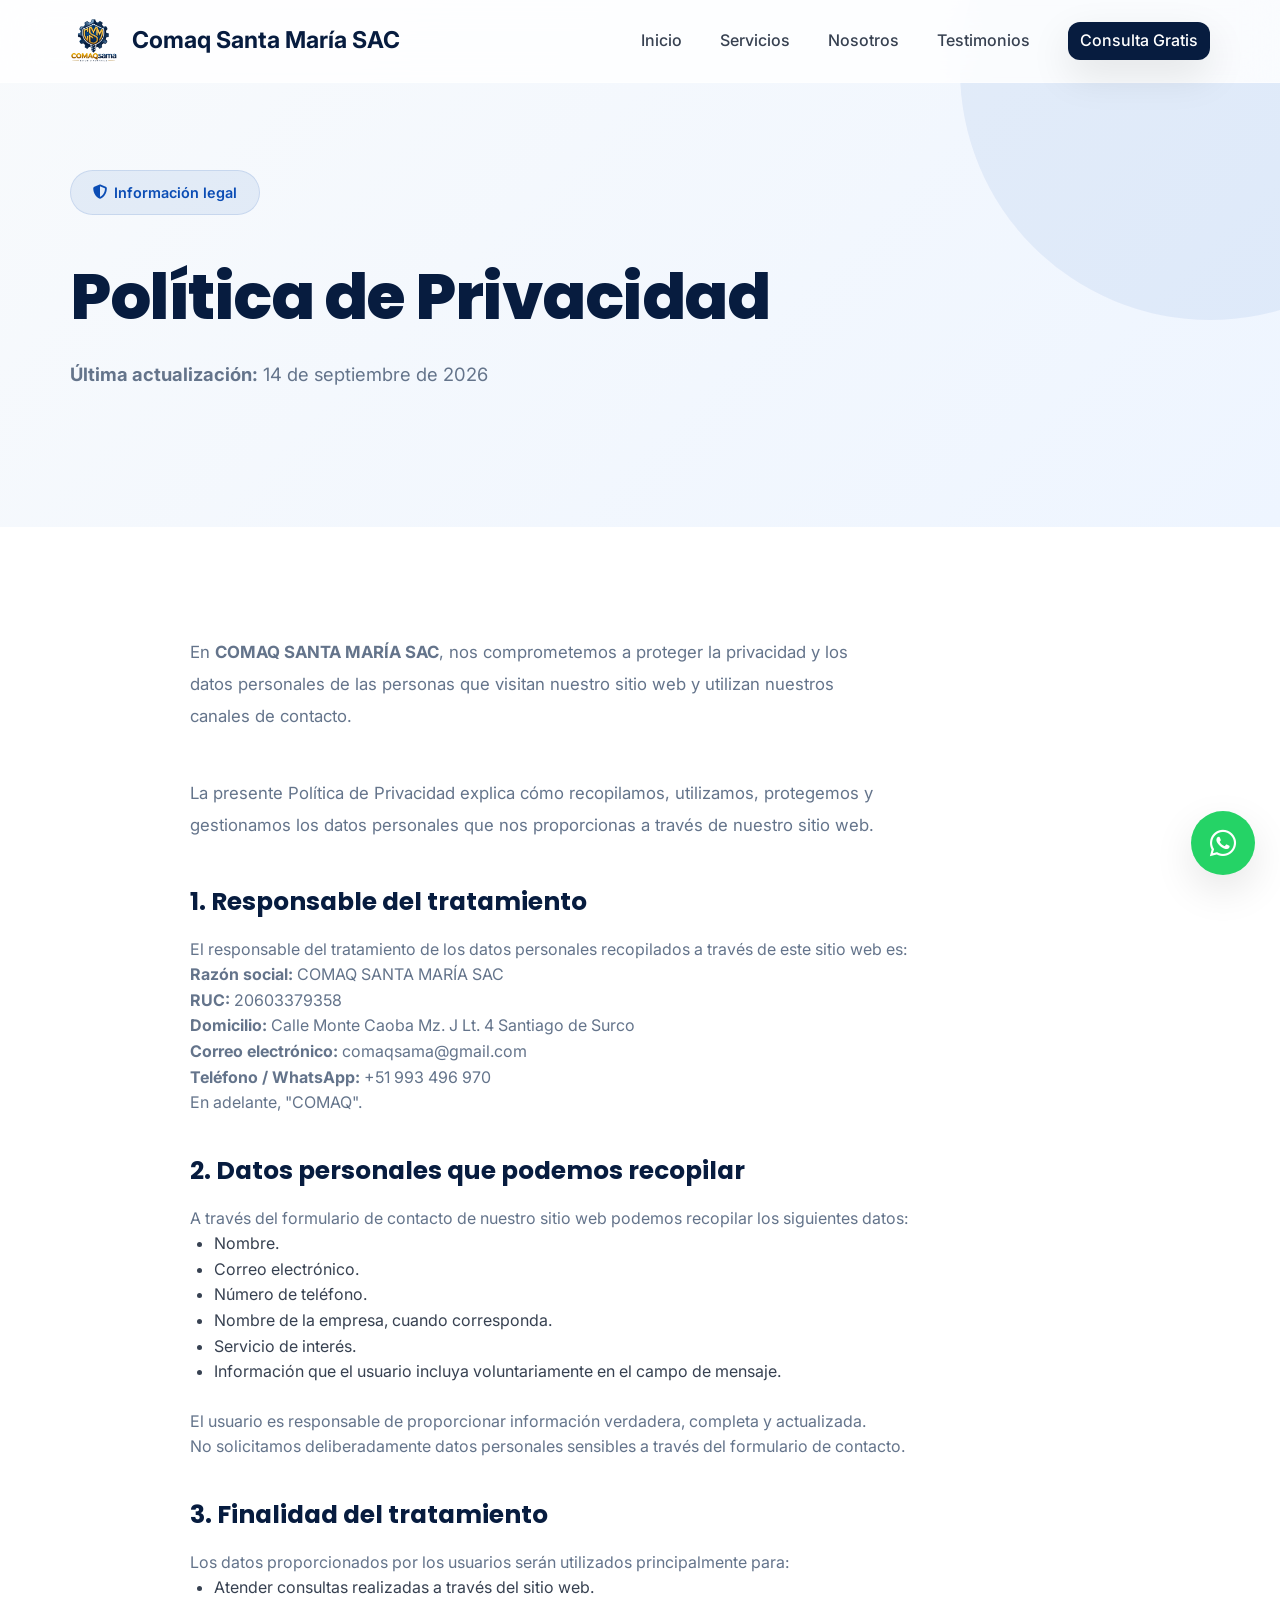
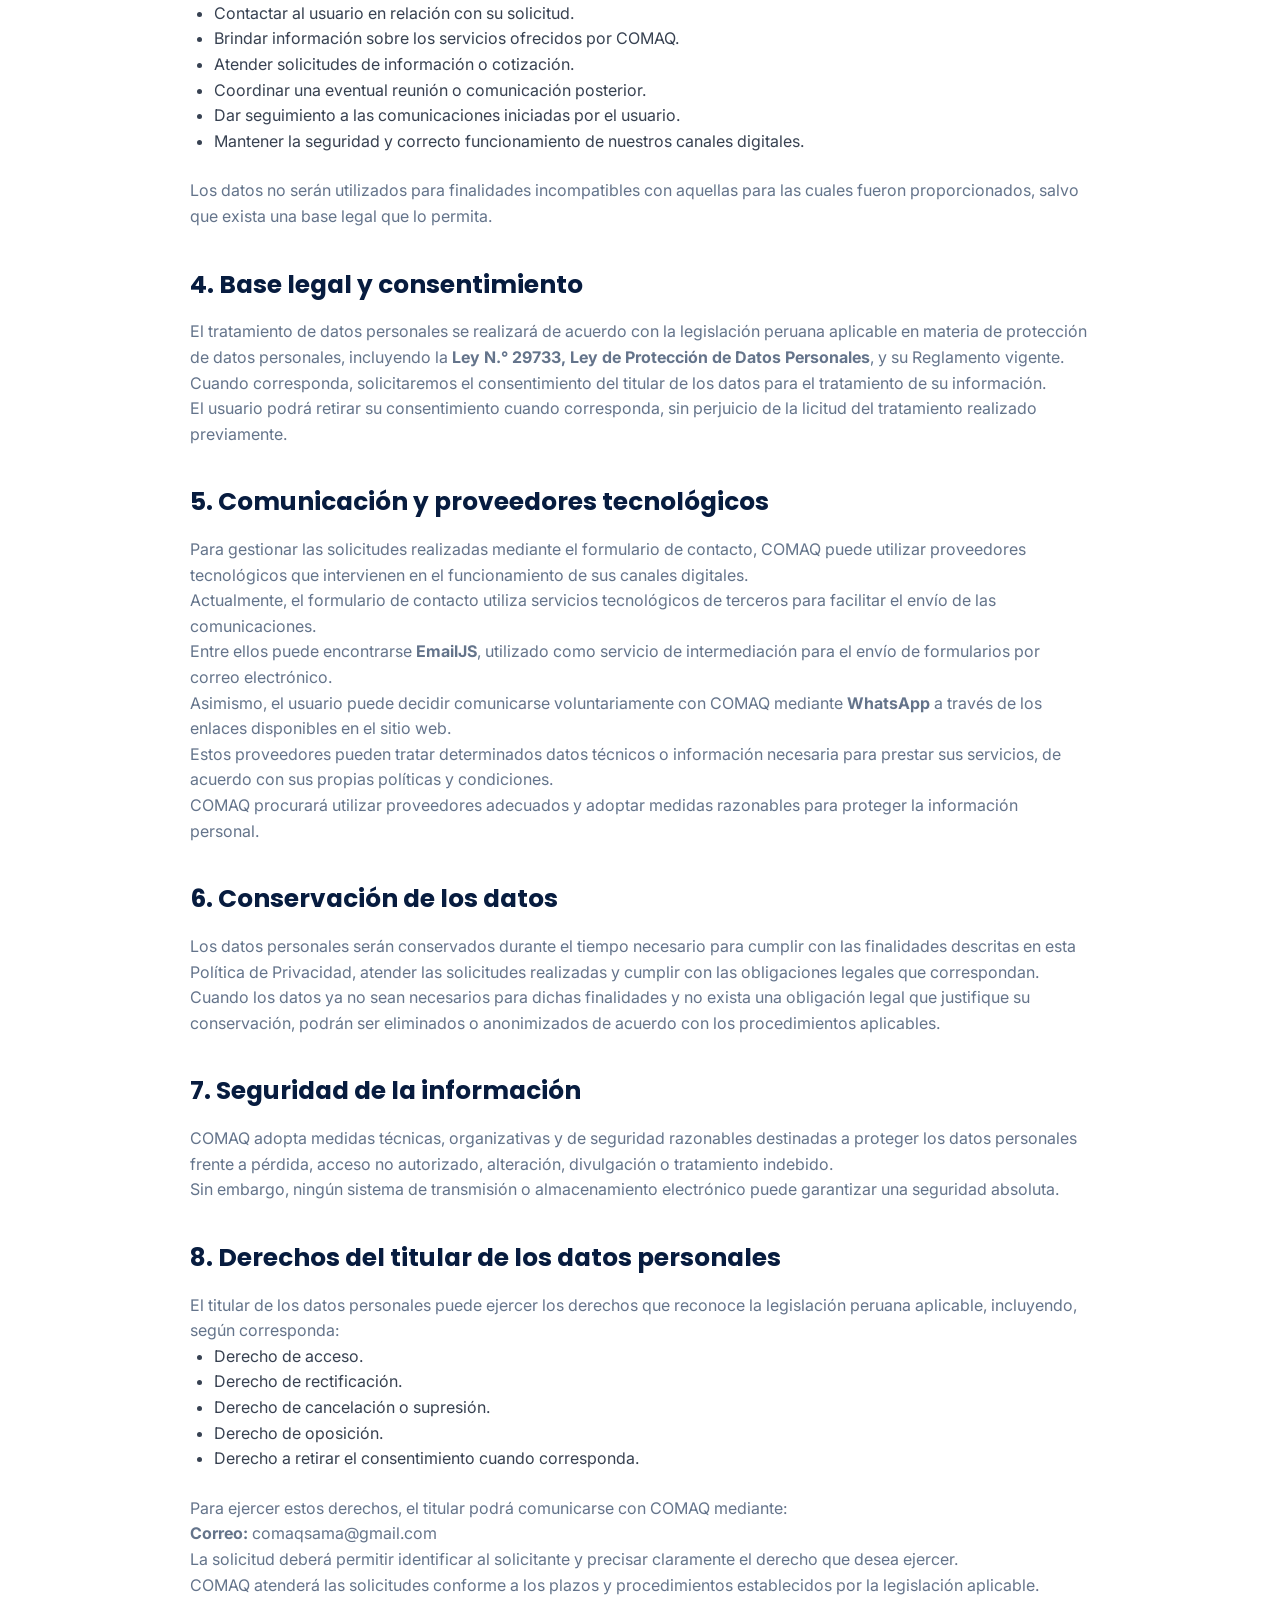
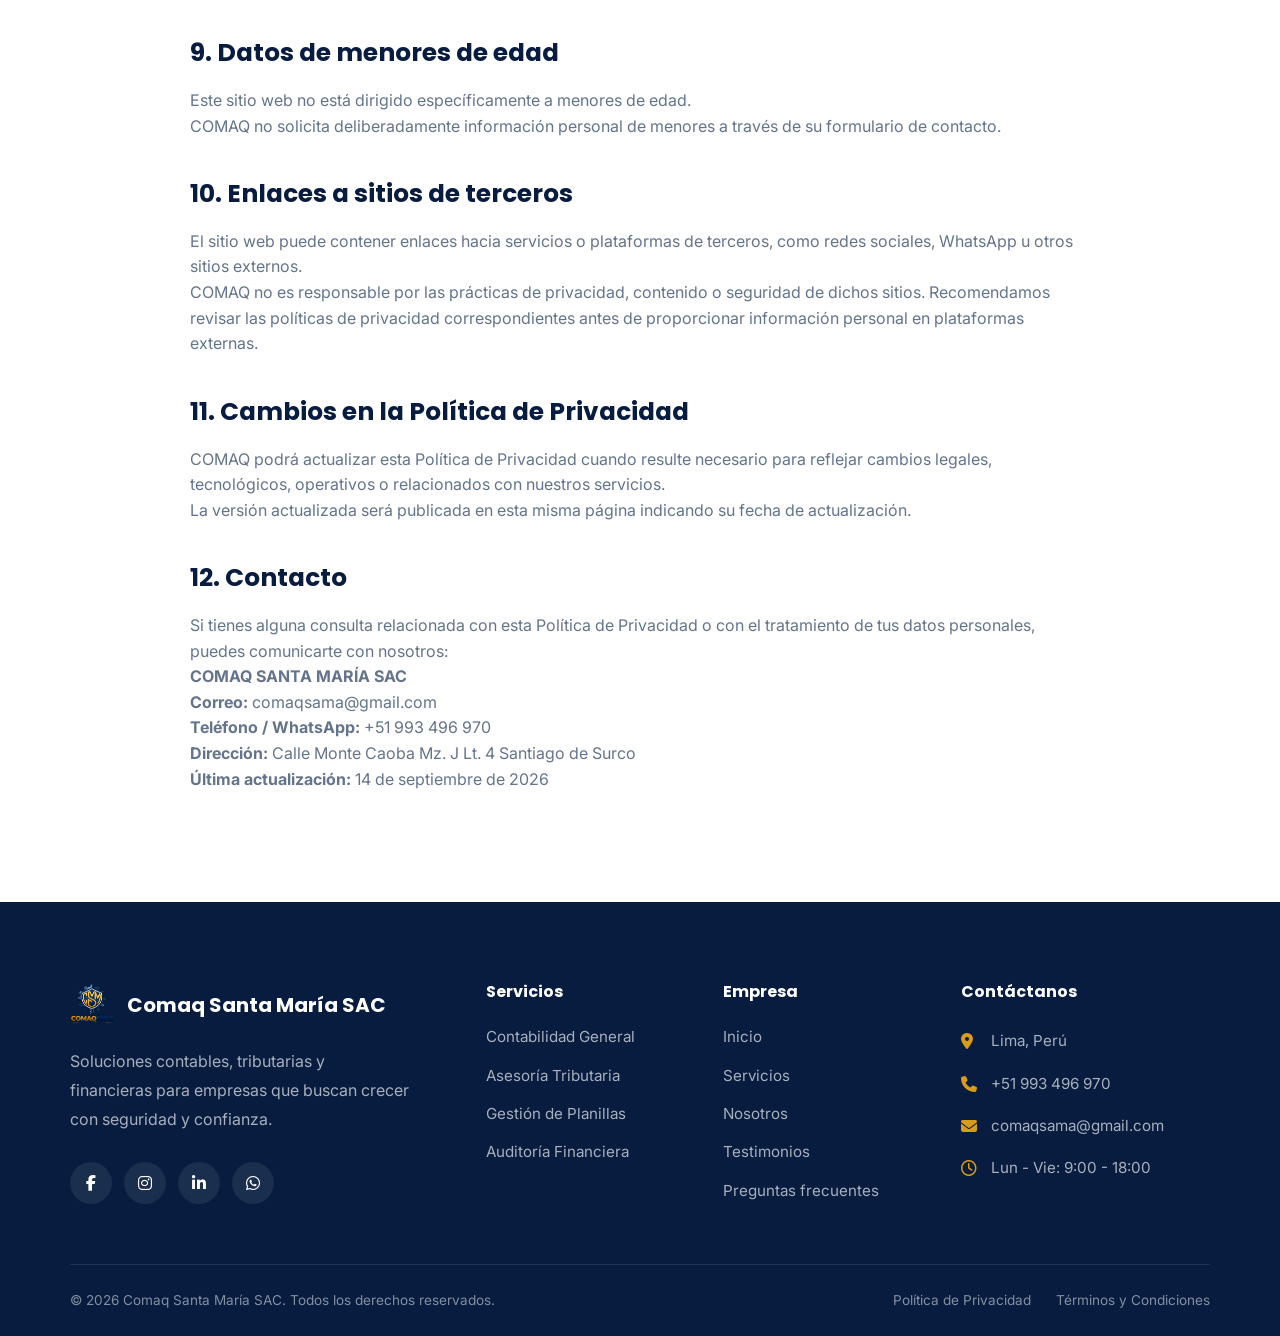
<file: politica-privacidad.html>
<!DOCTYPE html>
<html lang="es">
<head>
    <meta charset="UTF-8">
    <meta name="viewport" content="width=device-width, initial-scale=1.0">
    <title>Política de Privacidad | Comaq Santa María SAC</title>
    <meta name="description" content="Política de Privacidad de Comaq Santa María SAC sobre el tratamiento de datos personales.">
    <link rel="icon" type="image/png" href="images/logo/logo.png">
    <link rel="preconnect" href="https://fonts.googleapis.com">
    <link rel="preconnect" href="https://fonts.gstatic.com" crossorigin>
    <link href="https://fonts.googleapis.com/css2?family=Inter:wght@400;500;600;700&family=Poppins:wght@500;600;700;800&display=swap" rel="stylesheet">
    <link rel="stylesheet" href="https://cdnjs.cloudflare.com/ajax/libs/font-awesome/6.5.2/css/all.min.css">
    <link rel="stylesheet" href="css/styles.css">
</head>
<body>
    <header class="navbar" id="navbar">
        <div class="container">
            <a href="index.html" class="logo">
                <img src="images/logo/logo.png" alt="Logo Comaq Santa María SAC" class="logo-img">
                <strong>Comaq Santa María SAC</strong>
            </a>
            <button class="nav-toggle" type="button" aria-label="Abrir menú de navegación" aria-expanded="false" aria-controls="primary-navigation">
                <span></span><span></span><span></span>
            </button>
            <nav class="nav-links" id="primary-navigation">
                <a href="index.html">Inicio</a>
                <a href="index.html#servicios">Servicios</a>
                <a href="index.html#nosotros">Nosotros</a>
                <a href="index.html#testimonios">Testimonios</a>
                <a href="index.html#contacto" class="btn btn-primary btn-sm">Consulta Gratis</a>
            </nav>
        </div>
    </header>

    <main>
        <section class="service-detail-hero">
            <div class="container">
                <div class="service-detail-content">
                    <span class="section-tag"><i class="fa-solid fa-shield-halved"></i> Información legal</span>
                    <h1>Política de Privacidad</h1>
                    <p><strong>Última actualización:</strong> 14 de septiembre de 2026</p>
                </div>
            </div>
        </section>

        <section class="service-detail">
            <div class="container">
                <article class="service-detail-info" style="max-width: 900px; margin: 0 auto;">
                    <p>En <strong>COMAQ SANTA MARÍA SAC</strong>, nos comprometemos a proteger la privacidad y los datos personales de las personas que visitan nuestro sitio web y utilizan nuestros canales de contacto.</p>
                    <p>La presente Política de Privacidad explica cómo recopilamos, utilizamos, protegemos y gestionamos los datos personales que nos proporcionas a través de nuestro sitio web.</p>

                    <section style="margin-bottom: 40px;">
                        <h2 style="font-size: 1.55rem;">1. Responsable del tratamiento</h2>
                        <p>El responsable del tratamiento de los datos personales recopilados a través de este sitio web es:</p>
                        <p><strong>Razón social:</strong> COMAQ SANTA MARÍA SAC<br><strong>RUC:</strong> 20603379358<br><strong>Domicilio:</strong> Calle Monte Caoba Mz. J Lt. 4 Santiago de Surco<br><strong>Correo electrónico:</strong> comaqsama@gmail.com<br><strong>Teléfono / WhatsApp:</strong> +51 993 496 970</p>
                        <p>En adelante, "COMAQ".</p>
                    </section>

                    <section style="margin-bottom: 40px;">
                        <h2 style="font-size: 1.55rem;">2. Datos personales que podemos recopilar</h2>
                        <p>A través del formulario de contacto de nuestro sitio web podemos recopilar los siguientes datos:</p>
                        <ul style="list-style: disc; padding-left: 24px; margin: 0 0 24px;"><li>Nombre.</li><li>Correo electrónico.</li><li>Número de teléfono.</li><li>Nombre de la empresa, cuando corresponda.</li><li>Servicio de interés.</li><li>Información que el usuario incluya voluntariamente en el campo de mensaje.</li></ul>
                        <p>El usuario es responsable de proporcionar información verdadera, completa y actualizada.</p>
                        <p>No solicitamos deliberadamente datos personales sensibles a través del formulario de contacto.</p>
                    </section>

                    <section style="margin-bottom: 40px;">
                        <h2 style="font-size: 1.55rem;">3. Finalidad del tratamiento</h2>
                        <p>Los datos proporcionados por los usuarios serán utilizados principalmente para:</p>
                        <ul style="list-style: disc; padding-left: 24px; margin: 0 0 24px;"><li>Atender consultas realizadas a través del sitio web.</li><li>Contactar al usuario en relación con su solicitud.</li><li>Brindar información sobre los servicios ofrecidos por COMAQ.</li><li>Atender solicitudes de información o cotización.</li><li>Coordinar una eventual reunión o comunicación posterior.</li><li>Dar seguimiento a las comunicaciones iniciadas por el usuario.</li><li>Mantener la seguridad y correcto funcionamiento de nuestros canales digitales.</li></ul>
                        <p>Los datos no serán utilizados para finalidades incompatibles con aquellas para las cuales fueron proporcionados, salvo que exista una base legal que lo permita.</p>
                    </section>

                    <section style="margin-bottom: 40px;">
                        <h2 style="font-size: 1.55rem;">4. Base legal y consentimiento</h2>
                        <p>El tratamiento de datos personales se realizará de acuerdo con la legislación peruana aplicable en materia de protección de datos personales, incluyendo la <strong>Ley N.° 29733, Ley de Protección de Datos Personales</strong>, y su Reglamento vigente.</p>
                        <p>Cuando corresponda, solicitaremos el consentimiento del titular de los datos para el tratamiento de su información.</p>
                        <p>El usuario podrá retirar su consentimiento cuando corresponda, sin perjuicio de la licitud del tratamiento realizado previamente.</p>
                    </section>

                    <section style="margin-bottom: 40px;">
                        <h2 style="font-size: 1.55rem;">5. Comunicación y proveedores tecnológicos</h2>
                        <p>Para gestionar las solicitudes realizadas mediante el formulario de contacto, COMAQ puede utilizar proveedores tecnológicos que intervienen en el funcionamiento de sus canales digitales.</p>
                        <p>Actualmente, el formulario de contacto utiliza servicios tecnológicos de terceros para facilitar el envío de las comunicaciones.</p>
                        <p>Entre ellos puede encontrarse <strong>EmailJS</strong>, utilizado como servicio de intermediación para el envío de formularios por correo electrónico.</p>
                        <p>Asimismo, el usuario puede decidir comunicarse voluntariamente con COMAQ mediante <strong>WhatsApp</strong> a través de los enlaces disponibles en el sitio web.</p>
                        <p>Estos proveedores pueden tratar determinados datos técnicos o información necesaria para prestar sus servicios, de acuerdo con sus propias políticas y condiciones.</p>
                        <p>COMAQ procurará utilizar proveedores adecuados y adoptar medidas razonables para proteger la información personal.</p>
                    </section>

                    <section style="margin-bottom: 40px;">
                        <h2 style="font-size: 1.55rem;">6. Conservación de los datos</h2>
                        <p>Los datos personales serán conservados durante el tiempo necesario para cumplir con las finalidades descritas en esta Política de Privacidad, atender las solicitudes realizadas y cumplir con las obligaciones legales que correspondan.</p>
                        <p>Cuando los datos ya no sean necesarios para dichas finalidades y no exista una obligación legal que justifique su conservación, podrán ser eliminados o anonimizados de acuerdo con los procedimientos aplicables.</p>
                    </section>

                    <section style="margin-bottom: 40px;">
                        <h2 style="font-size: 1.55rem;">7. Seguridad de la información</h2>
                        <p>COMAQ adopta medidas técnicas, organizativas y de seguridad razonables destinadas a proteger los datos personales frente a pérdida, acceso no autorizado, alteración, divulgación o tratamiento indebido.</p>
                        <p>Sin embargo, ningún sistema de transmisión o almacenamiento electrónico puede garantizar una seguridad absoluta.</p>
                    </section>

                    <section style="margin-bottom: 40px;">
                        <h2 style="font-size: 1.55rem;">8. Derechos del titular de los datos personales</h2>
                        <p>El titular de los datos personales puede ejercer los derechos que reconoce la legislación peruana aplicable, incluyendo, según corresponda:</p>
                        <ul style="list-style: disc; padding-left: 24px; margin: 0 0 24px;"><li>Derecho de acceso.</li><li>Derecho de rectificación.</li><li>Derecho de cancelación o supresión.</li><li>Derecho de oposición.</li><li>Derecho a retirar el consentimiento cuando corresponda.</li></ul>
                        <p>Para ejercer estos derechos, el titular podrá comunicarse con COMAQ mediante:</p>
                        <p><strong>Correo:</strong> comaqsama@gmail.com</p>
                        <p>La solicitud deberá permitir identificar al solicitante y precisar claramente el derecho que desea ejercer.</p>
                        <p>COMAQ atenderá las solicitudes conforme a los plazos y procedimientos establecidos por la legislación aplicable.</p>
                    </section>

                    <section style="margin-bottom: 40px;">
                        <h2 style="font-size: 1.55rem;">9. Datos de menores de edad</h2>
                        <p>Este sitio web no está dirigido específicamente a menores de edad.</p>
                        <p>COMAQ no solicita deliberadamente información personal de menores a través de su formulario de contacto.</p>
                    </section>

                    <section style="margin-bottom: 40px;">
                        <h2 style="font-size: 1.55rem;">10. Enlaces a sitios de terceros</h2>
                        <p>El sitio web puede contener enlaces hacia servicios o plataformas de terceros, como redes sociales, WhatsApp u otros sitios externos.</p>
                        <p>COMAQ no es responsable por las prácticas de privacidad, contenido o seguridad de dichos sitios. Recomendamos revisar las políticas de privacidad correspondientes antes de proporcionar información personal en plataformas externas.</p>
                    </section>

                    <section style="margin-bottom: 40px;">
                        <h2 style="font-size: 1.55rem;">11. Cambios en la Política de Privacidad</h2>
                        <p>COMAQ podrá actualizar esta Política de Privacidad cuando resulte necesario para reflejar cambios legales, tecnológicos, operativos o relacionados con nuestros servicios.</p>
                        <p>La versión actualizada será publicada en esta misma página indicando su fecha de actualización.</p>
                    </section>

                    <section>
                        <h2 style="font-size: 1.55rem;">12. Contacto</h2>
                        <p>Si tienes alguna consulta relacionada con esta Política de Privacidad o con el tratamiento de tus datos personales, puedes comunicarte con nosotros:</p>
                        <p><strong>COMAQ SANTA MARÍA SAC</strong><br><strong>Correo:</strong> comaqsama@gmail.com<br><strong>Teléfono / WhatsApp:</strong> +51 993 496 970<br><strong>Dirección:</strong> Calle Monte Caoba Mz. J Lt. 4 Santiago de Surco</p>
                        <p><strong>Última actualización:</strong> 14 de septiembre de 2026</p>
                    </section>
                </article>
            </div>
        </section>
    </main>

    <footer class="footer">
        <div class="container"><div class="footer-main">
            <div class="footer-brand"><a href="index.html" class="footer-logo"><img src="images/logo/logo.png" alt="Logo Comaq Santa María SAC"><span>Comaq Santa María SAC</span></a><p>Soluciones contables, tributarias y financieras para empresas que buscan crecer con seguridad y confianza.</p><div class="footer-social"><a href="https://www.facebook.com/profile.php?id=61593895187877" aria-label="Facebook"><i class="fa-brands fa-facebook-f"></i></a><a href="#" aria-label="Instagram"><i class="fa-brands fa-instagram"></i></a><a href="#" aria-label="LinkedIn"><i class="fa-brands fa-linkedin-in"></i></a><a href="https://wa.me/51993496970" target="_blank" rel="noopener noreferrer" aria-label="WhatsApp"><i class="fa-brands fa-whatsapp"></i></a></div></div>
            <div class="footer-column"><h3>Servicios</h3><a href="servicios/contabilidad.html">Contabilidad General</a><a href="servicios/tributaria.html">Asesoría Tributaria</a><a href="servicios/planillas.html">Gestión de Planillas</a><a href="servicios/auditoria.html">Auditoría Financiera</a></div>
            <div class="footer-column"><h3>Empresa</h3><a href="index.html">Inicio</a><a href="index.html#servicios">Servicios</a><a href="index.html#nosotros">Nosotros</a><a href="index.html#testimonios">Testimonios</a><a href="index.html#faq">Preguntas frecuentes</a></div>
            <div class="footer-column footer-contact"><h3>Contáctanos</h3><div class="footer-contact-item"><i class="fa-solid fa-location-dot"></i><span>Lima, Perú</span></div><div class="footer-contact-item"><i class="fa-solid fa-phone"></i><span>+51 993 496 970</span></div><div class="footer-contact-item"><i class="fa-solid fa-envelope"></i><span>comaqsama@gmail.com</span></div><div class="footer-contact-item"><i class="fa-regular fa-clock"></i><span>Lun - Vie: 9:00 - 18:00</span></div></div>
        </div><div class="footer-bottom"><p>© 2026 Comaq Santa María SAC. Todos los derechos reservados.</p><div class="footer-legal"><a href="politica-privacidad.html">Política de Privacidad</a><a href="terminos-condiciones.html">Términos y Condiciones</a></div></div></div>
    </footer>
    <a href="https://wa.me/51993496970" class="whatsapp" target="_blank" rel="noopener noreferrer" aria-label="Contactar por WhatsApp"><i class="fa-brands fa-whatsapp"></i><span>¿Hablamos?</span></a>
    <button class="scroll-top" type="button" aria-label="Volver al inicio"><i class="fa-solid fa-arrow-up" aria-hidden="true"></i></button>
    <script src="js/scrollTop.js"></script>
    <script src="js/main.js"></script>
</body>
</html>
</file>
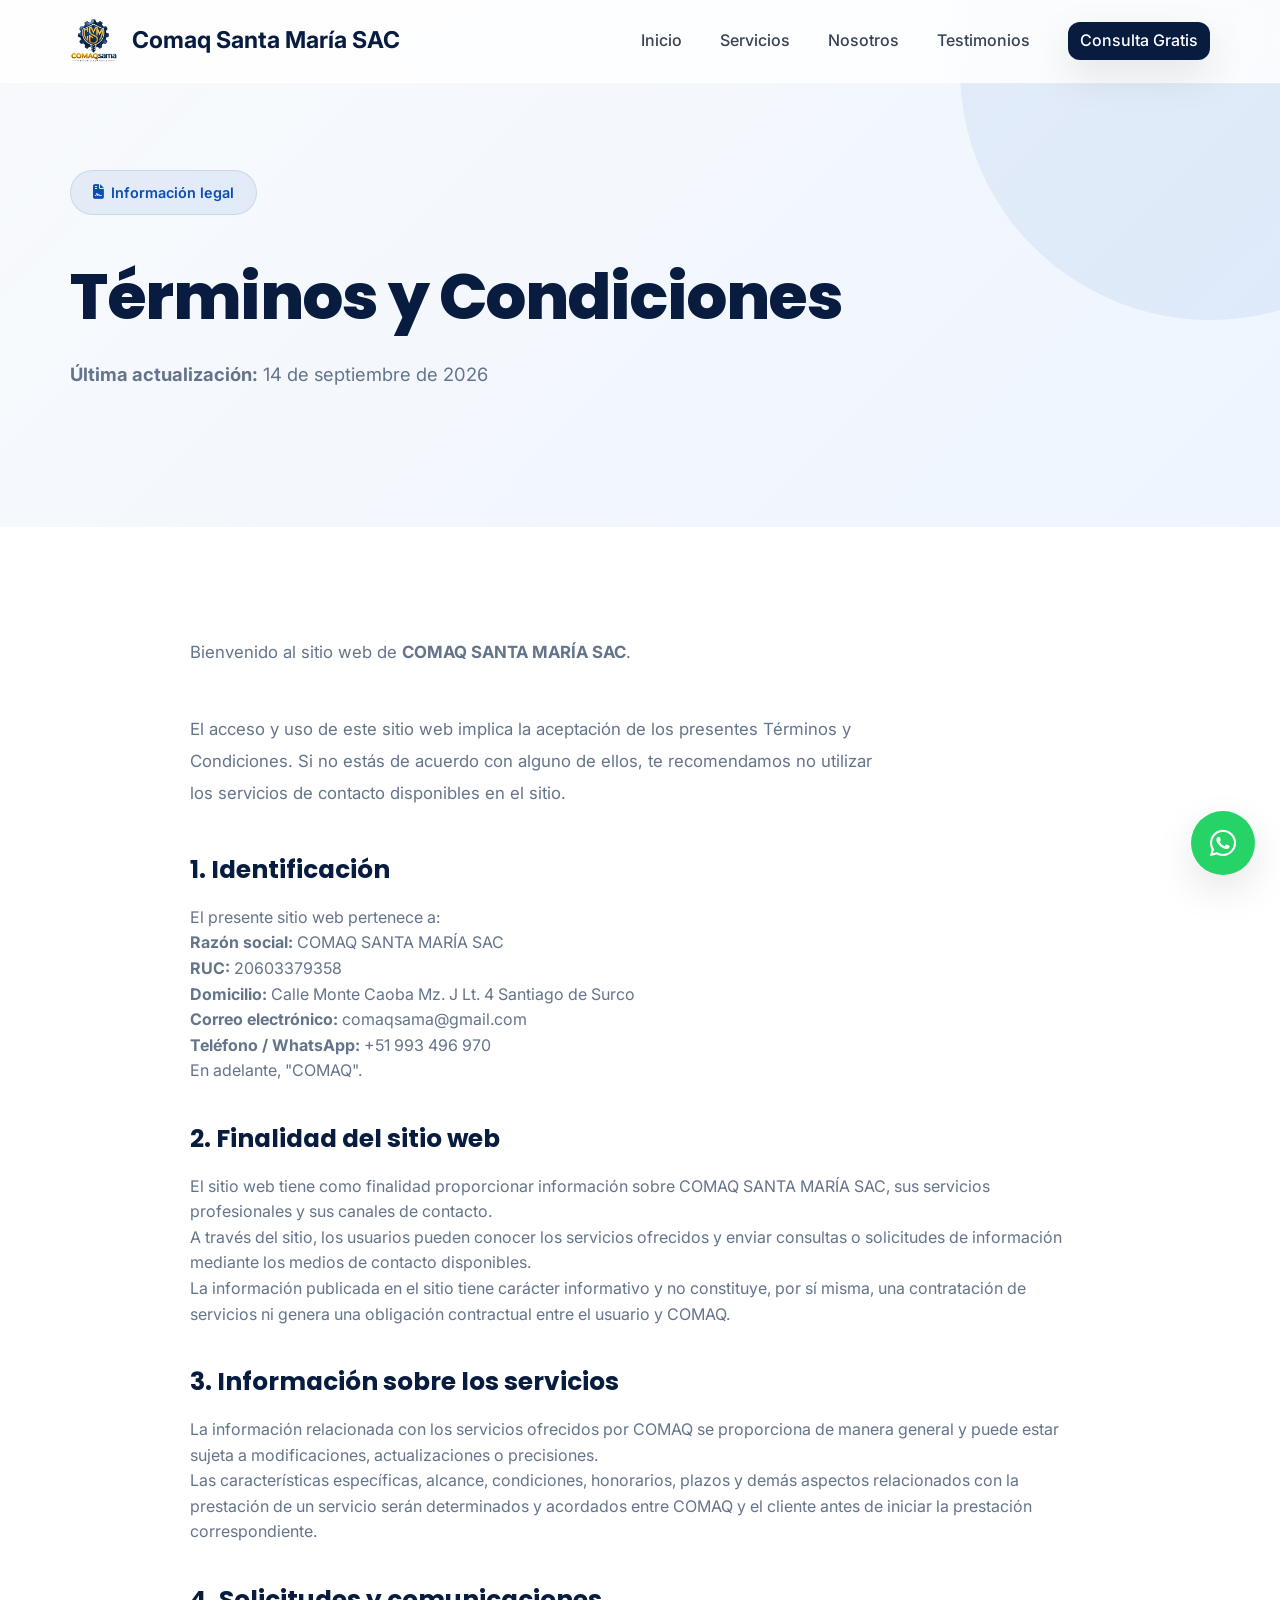
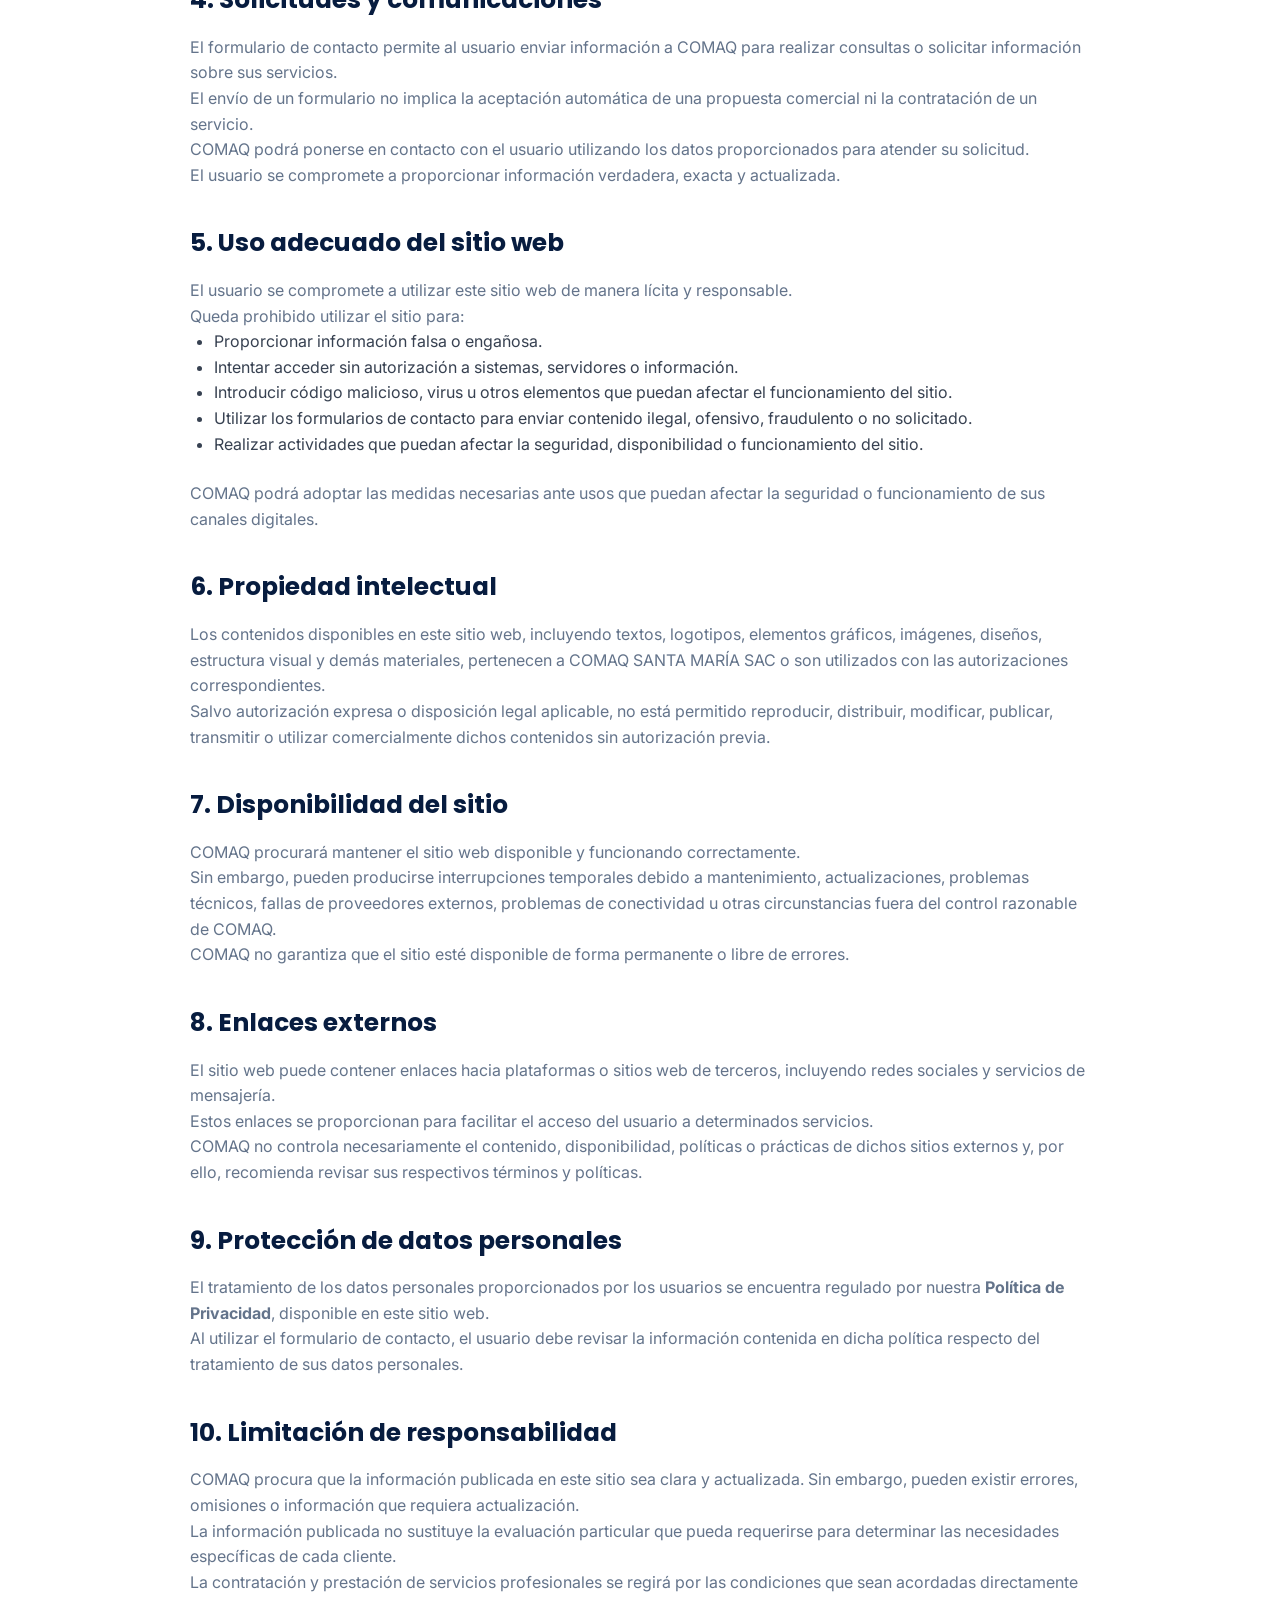
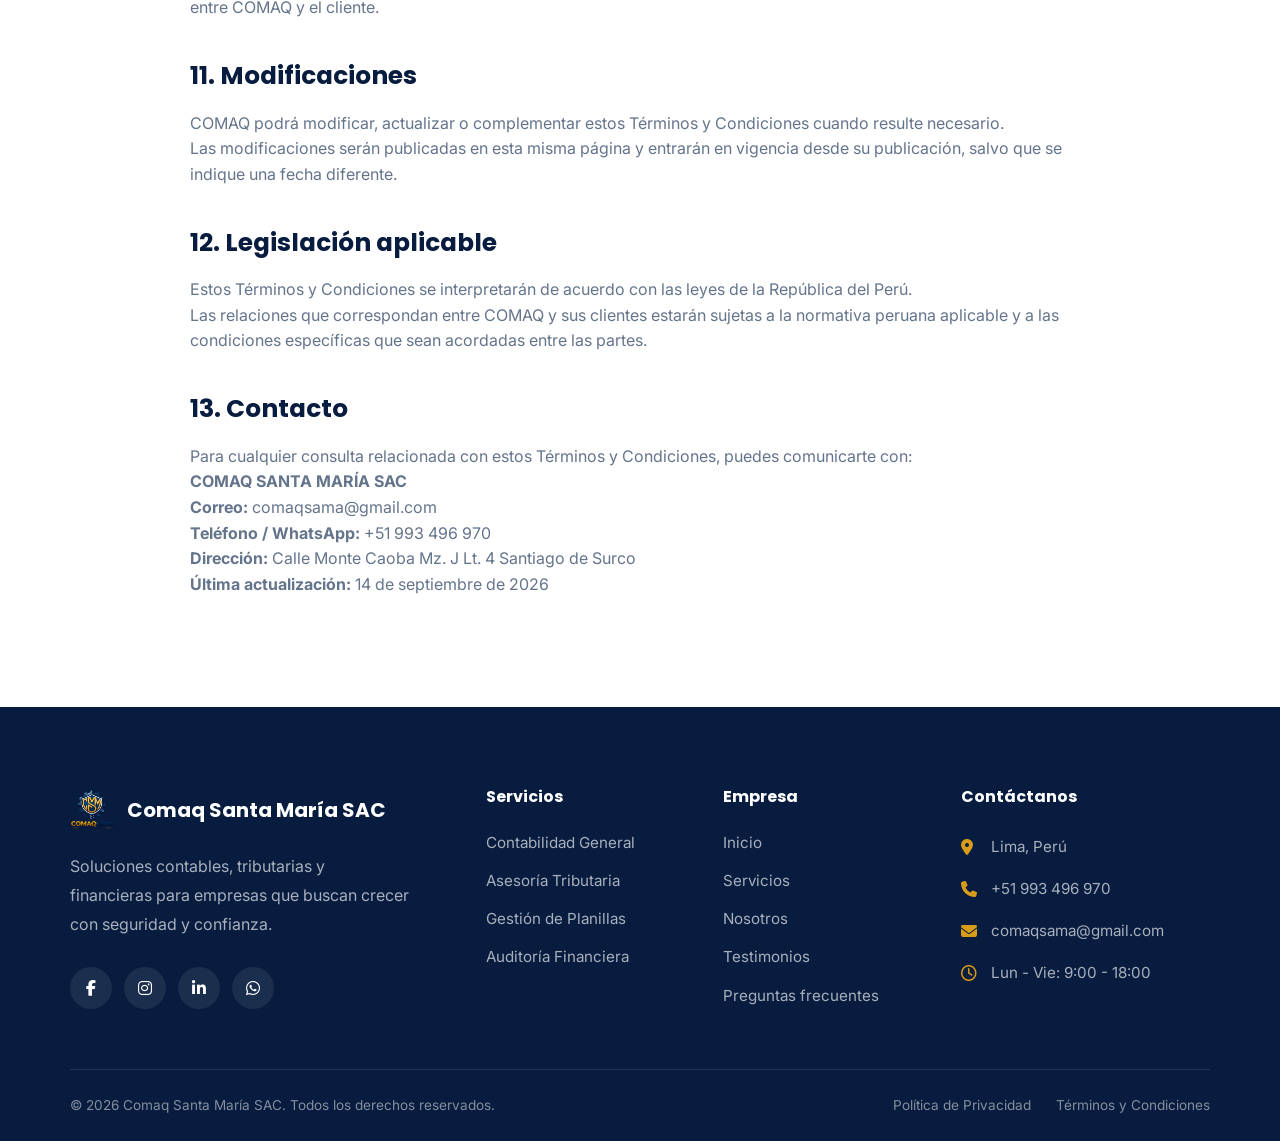
<file: terminos-condiciones.html>
<!DOCTYPE html>
<html lang="es">
<head>
    <meta charset="UTF-8">
    <meta name="viewport" content="width=device-width, initial-scale=1.0">
    <title>Términos y Condiciones | Comaq Santa María SAC</title>
    <meta name="description" content="Términos y Condiciones de uso del sitio web de Comaq Santa María SAC.">
    <link rel="icon" type="image/png" href="images/logo/logo.png">
    <link rel="preconnect" href="https://fonts.googleapis.com">
    <link rel="preconnect" href="https://fonts.gstatic.com" crossorigin>
    <link href="https://fonts.googleapis.com/css2?family=Inter:wght@400;500;600;700&family=Poppins:wght@500;600;700;800&display=swap" rel="stylesheet">
    <link rel="stylesheet" href="https://cdnjs.cloudflare.com/ajax/libs/font-awesome/6.5.2/css/all.min.css">
    <link rel="stylesheet" href="css/styles.css">
</head>
<body>
    <header class="navbar" id="navbar">
        <div class="container">
            <a href="index.html" class="logo"><img src="images/logo/logo.png" alt="Logo Comaq Santa María SAC" class="logo-img"><strong>Comaq Santa María SAC</strong></a>
            <button class="nav-toggle" type="button" aria-label="Abrir menú de navegación" aria-expanded="false" aria-controls="primary-navigation"><span></span><span></span><span></span></button>
            <nav class="nav-links" id="primary-navigation"><a href="index.html">Inicio</a><a href="index.html#servicios">Servicios</a><a href="index.html#nosotros">Nosotros</a><a href="index.html#testimonios">Testimonios</a><a href="index.html#contacto" class="btn btn-primary btn-sm">Consulta Gratis</a></nav>
        </div>
    </header>

    <main>
        <section class="service-detail-hero"><div class="container"><div class="service-detail-content"><span class="section-tag"><i class="fa-solid fa-file-contract"></i> Información legal</span><h1>Términos y Condiciones</h1><p><strong>Última actualización:</strong> 14 de septiembre de 2026</p></div></div></section>

        <section class="service-detail"><div class="container"><article class="service-detail-info" style="max-width: 900px; margin: 0 auto;">
            <p>Bienvenido al sitio web de <strong>COMAQ SANTA MARÍA SAC</strong>.</p>
            <p>El acceso y uso de este sitio web implica la aceptación de los presentes Términos y Condiciones. Si no estás de acuerdo con alguno de ellos, te recomendamos no utilizar los servicios de contacto disponibles en el sitio.</p>

            <section style="margin-bottom: 40px;"><h2 style="font-size: 1.55rem;">1. Identificación</h2><p>El presente sitio web pertenece a:</p><p><strong>Razón social:</strong> COMAQ SANTA MARÍA SAC<br><strong>RUC:</strong> 20603379358<br><strong>Domicilio:</strong> Calle Monte Caoba Mz. J Lt. 4 Santiago de Surco <br><strong>Correo electrónico:</strong> comaqsama@gmail.com<br><strong>Teléfono / WhatsApp:</strong> +51 993 496 970</p><p>En adelante, "COMAQ".</p></section>

            <section style="margin-bottom: 40px;"><h2 style="font-size: 1.55rem;">2. Finalidad del sitio web</h2><p>El sitio web tiene como finalidad proporcionar información sobre COMAQ SANTA MARÍA SAC, sus servicios profesionales y sus canales de contacto.</p><p>A través del sitio, los usuarios pueden conocer los servicios ofrecidos y enviar consultas o solicitudes de información mediante los medios de contacto disponibles.</p><p>La información publicada en el sitio tiene carácter informativo y no constituye, por sí misma, una contratación de servicios ni genera una obligación contractual entre el usuario y COMAQ.</p></section>

            <section style="margin-bottom: 40px;"><h2 style="font-size: 1.55rem;">3. Información sobre los servicios</h2><p>La información relacionada con los servicios ofrecidos por COMAQ se proporciona de manera general y puede estar sujeta a modificaciones, actualizaciones o precisiones.</p><p>Las características específicas, alcance, condiciones, honorarios, plazos y demás aspectos relacionados con la prestación de un servicio serán determinados y acordados entre COMAQ y el cliente antes de iniciar la prestación correspondiente.</p></section>

            <section style="margin-bottom: 40px;"><h2 style="font-size: 1.55rem;">4. Solicitudes y comunicaciones</h2><p>El formulario de contacto permite al usuario enviar información a COMAQ para realizar consultas o solicitar información sobre sus servicios.</p><p>El envío de un formulario no implica la aceptación automática de una propuesta comercial ni la contratación de un servicio.</p><p>COMAQ podrá ponerse en contacto con el usuario utilizando los datos proporcionados para atender su solicitud.</p><p>El usuario se compromete a proporcionar información verdadera, exacta y actualizada.</p></section>

            <section style="margin-bottom: 40px;"><h2 style="font-size: 1.55rem;">5. Uso adecuado del sitio web</h2><p>El usuario se compromete a utilizar este sitio web de manera lícita y responsable.</p><p>Queda prohibido utilizar el sitio para:</p><ul style="list-style: disc; padding-left: 24px; margin: 0 0 24px;"><li>Proporcionar información falsa o engañosa.</li><li>Intentar acceder sin autorización a sistemas, servidores o información.</li><li>Introducir código malicioso, virus u otros elementos que puedan afectar el funcionamiento del sitio.</li><li>Utilizar los formularios de contacto para enviar contenido ilegal, ofensivo, fraudulento o no solicitado.</li><li>Realizar actividades que puedan afectar la seguridad, disponibilidad o funcionamiento del sitio.</li></ul><p>COMAQ podrá adoptar las medidas necesarias ante usos que puedan afectar la seguridad o funcionamiento de sus canales digitales.</p></section>

            <section style="margin-bottom: 40px;"><h2 style="font-size: 1.55rem;">6. Propiedad intelectual</h2><p>Los contenidos disponibles en este sitio web, incluyendo textos, logotipos, elementos gráficos, imágenes, diseños, estructura visual y demás materiales, pertenecen a COMAQ SANTA MARÍA SAC o son utilizados con las autorizaciones correspondientes.</p><p>Salvo autorización expresa o disposición legal aplicable, no está permitido reproducir, distribuir, modificar, publicar, transmitir o utilizar comercialmente dichos contenidos sin autorización previa.</p></section>

            <section style="margin-bottom: 40px;"><h2 style="font-size: 1.55rem;">7. Disponibilidad del sitio</h2><p>COMAQ procurará mantener el sitio web disponible y funcionando correctamente.</p><p>Sin embargo, pueden producirse interrupciones temporales debido a mantenimiento, actualizaciones, problemas técnicos, fallas de proveedores externos, problemas de conectividad u otras circunstancias fuera del control razonable de COMAQ.</p><p>COMAQ no garantiza que el sitio esté disponible de forma permanente o libre de errores.</p></section>

            <section style="margin-bottom: 40px;"><h2 style="font-size: 1.55rem;">8. Enlaces externos</h2><p>El sitio web puede contener enlaces hacia plataformas o sitios web de terceros, incluyendo redes sociales y servicios de mensajería.</p><p>Estos enlaces se proporcionan para facilitar el acceso del usuario a determinados servicios.</p><p>COMAQ no controla necesariamente el contenido, disponibilidad, políticas o prácticas de dichos sitios externos y, por ello, recomienda revisar sus respectivos términos y políticas.</p></section>

            <section style="margin-bottom: 40px;"><h2 style="font-size: 1.55rem;">9. Protección de datos personales</h2><p>El tratamiento de los datos personales proporcionados por los usuarios se encuentra regulado por nuestra <strong>Política de Privacidad</strong>, disponible en este sitio web.</p><p>Al utilizar el formulario de contacto, el usuario debe revisar la información contenida en dicha política respecto del tratamiento de sus datos personales.</p></section>

            <section style="margin-bottom: 40px;"><h2 style="font-size: 1.55rem;">10. Limitación de responsabilidad</h2><p>COMAQ procura que la información publicada en este sitio sea clara y actualizada. Sin embargo, pueden existir errores, omisiones o información que requiera actualización.</p><p>La información publicada no sustituye la evaluación particular que pueda requerirse para determinar las necesidades específicas de cada cliente.</p><p>La contratación y prestación de servicios profesionales se regirá por las condiciones que sean acordadas directamente entre COMAQ y el cliente.</p></section>

            <section style="margin-bottom: 40px;"><h2 style="font-size: 1.55rem;">11. Modificaciones</h2><p>COMAQ podrá modificar, actualizar o complementar estos Términos y Condiciones cuando resulte necesario.</p><p>Las modificaciones serán publicadas en esta misma página y entrarán en vigencia desde su publicación, salvo que se indique una fecha diferente.</p></section>

            <section style="margin-bottom: 40px;"><h2 style="font-size: 1.55rem;">12. Legislación aplicable</h2><p>Estos Términos y Condiciones se interpretarán de acuerdo con las leyes de la República del Perú.</p><p>Las relaciones que correspondan entre COMAQ y sus clientes estarán sujetas a la normativa peruana aplicable y a las condiciones específicas que sean acordadas entre las partes.</p></section>

            <section><h2 style="font-size: 1.55rem;">13. Contacto</h2><p>Para cualquier consulta relacionada con estos Términos y Condiciones, puedes comunicarte con:</p><p><strong>COMAQ SANTA MARÍA SAC</strong><br><strong>Correo:</strong> comaqsama@gmail.com<br><strong>Teléfono / WhatsApp:</strong> +51 993 496 970<br><strong>Dirección:</strong> Calle Monte Caoba Mz. J Lt. 4 Santiago de Surco </p><p><strong>Última actualización:</strong> 14 de septiembre de 2026</p></section>
        </article></div></section>
    </main>

    <footer class="footer"><div class="container"><div class="footer-main">
        <div class="footer-brand"><a href="index.html" class="footer-logo"><img src="images/logo/logo.png" alt="Logo Comaq Santa María SAC"><span>Comaq Santa María SAC</span></a><p>Soluciones contables, tributarias y financieras para empresas que buscan crecer con seguridad y confianza.</p><div class="footer-social"><a href="https://www.facebook.com/profile.php?id=61593895187877" aria-label="Facebook"><i class="fa-brands fa-facebook-f"></i></a><a href="#" aria-label="Instagram"><i class="fa-brands fa-instagram"></i></a><a href="#" aria-label="LinkedIn"><i class="fa-brands fa-linkedin-in"></i></a><a href="https://wa.me/51993496970" target="_blank" rel="noopener noreferrer" aria-label="WhatsApp"><i class="fa-brands fa-whatsapp"></i></a></div></div>
        <div class="footer-column"><h3>Servicios</h3><a href="servicios/contabilidad.html">Contabilidad General</a><a href="servicios/tributaria.html">Asesoría Tributaria</a><a href="servicios/planillas.html">Gestión de Planillas</a><a href="servicios/auditoria.html">Auditoría Financiera</a></div>
        <div class="footer-column"><h3>Empresa</h3><a href="index.html">Inicio</a><a href="index.html#servicios">Servicios</a><a href="index.html#nosotros">Nosotros</a><a href="index.html#testimonios">Testimonios</a><a href="index.html#faq">Preguntas frecuentes</a></div>
        <div class="footer-column footer-contact"><h3>Contáctanos</h3><div class="footer-contact-item"><i class="fa-solid fa-location-dot"></i><span>Lima, Perú</span></div><div class="footer-contact-item"><i class="fa-solid fa-phone"></i><span>+51 993 496 970</span></div><div class="footer-contact-item"><i class="fa-solid fa-envelope"></i><span>comaqsama@gmail.com</span></div><div class="footer-contact-item"><i class="fa-regular fa-clock"></i><span>Lun - Vie: 9:00 - 18:00</span></div></div>
    </div><div class="footer-bottom"><p>© 2026 Comaq Santa María SAC. Todos los derechos reservados.</p><div class="footer-legal"><a href="politica-privacidad.html">Política de Privacidad</a><a href="terminos-condiciones.html">Términos y Condiciones</a></div></div></div></footer>
    <a href="https://wa.me/51993496970" class="whatsapp" target="_blank" rel="noopener noreferrer" aria-label="Contactar por WhatsApp"><i class="fa-brands fa-whatsapp"></i><span>¿Hablamos?</span></a>
    <button class="scroll-top" type="button" aria-label="Volver al inicio"><i class="fa-solid fa-arrow-up" aria-hidden="true"></i></button>
    <script src="js/scrollTop.js"></script>
    <script src="js/main.js"></script>
</body>
</html>
</file>
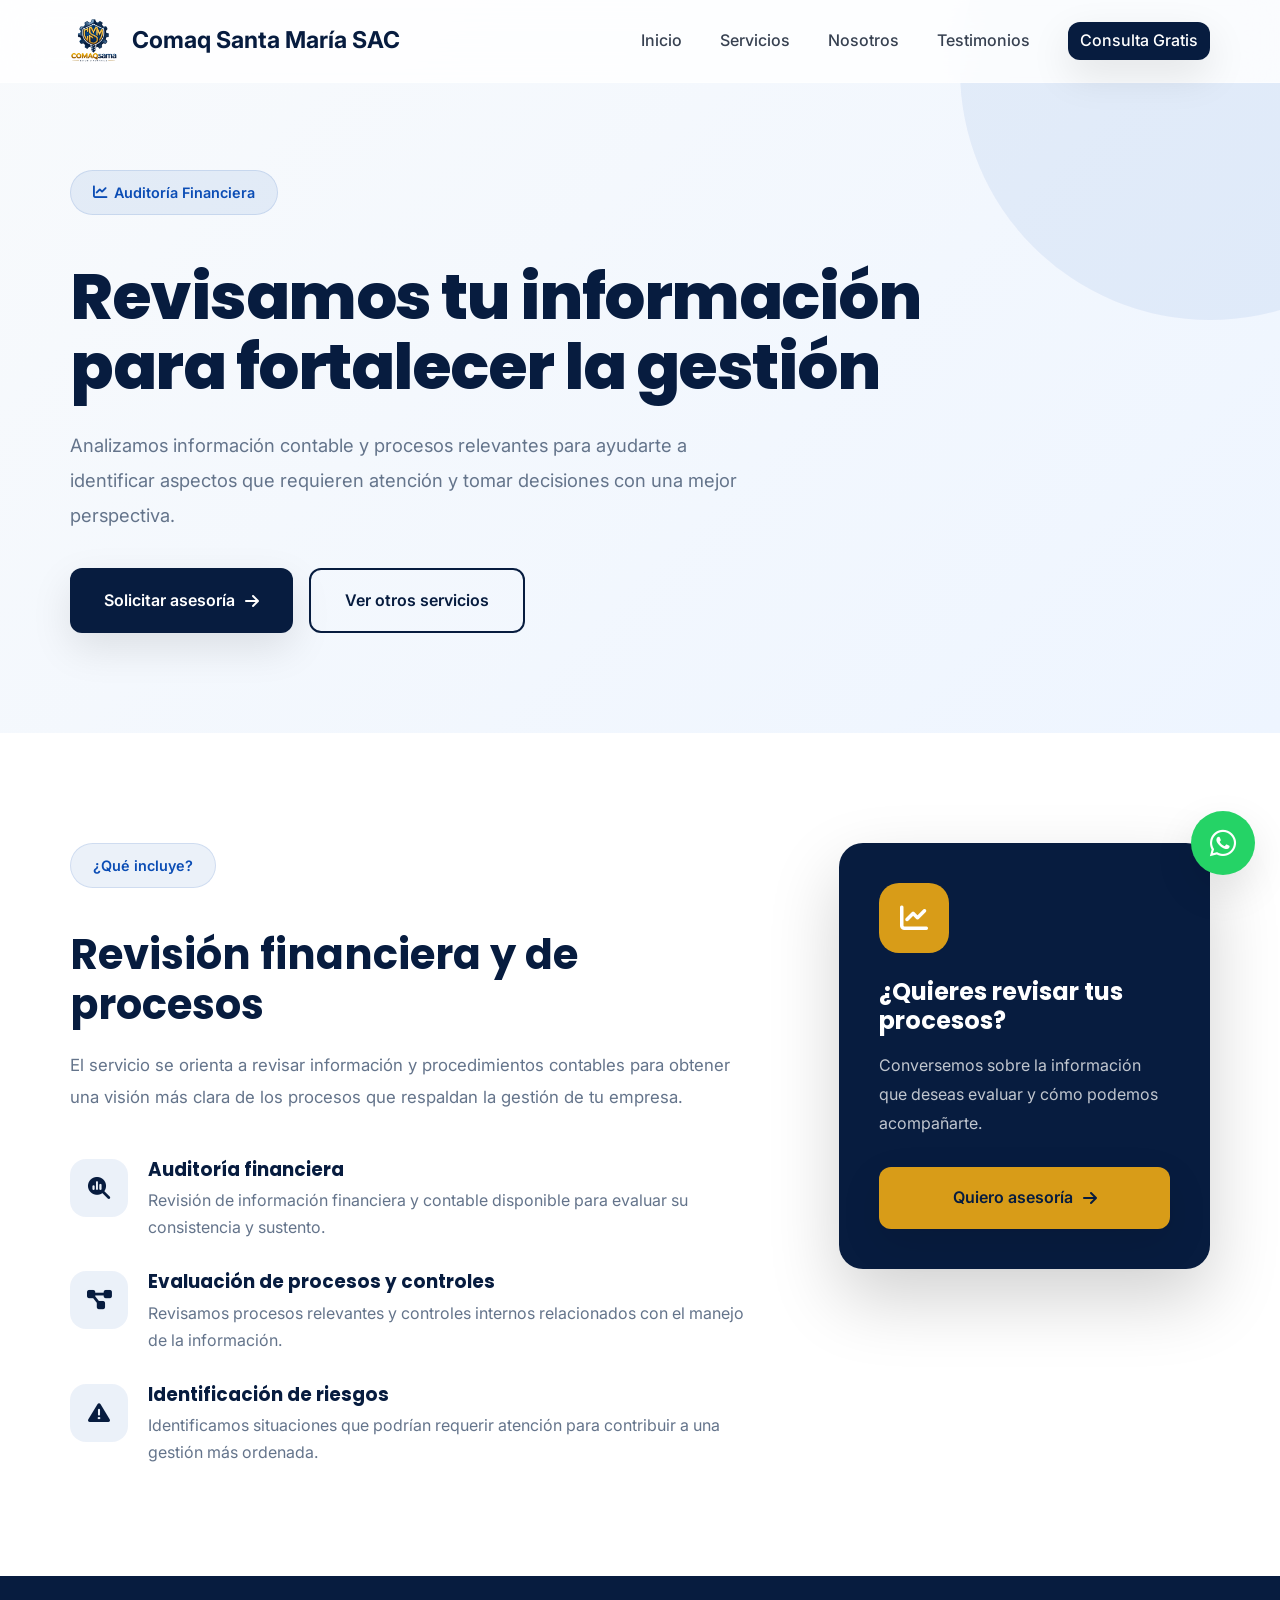
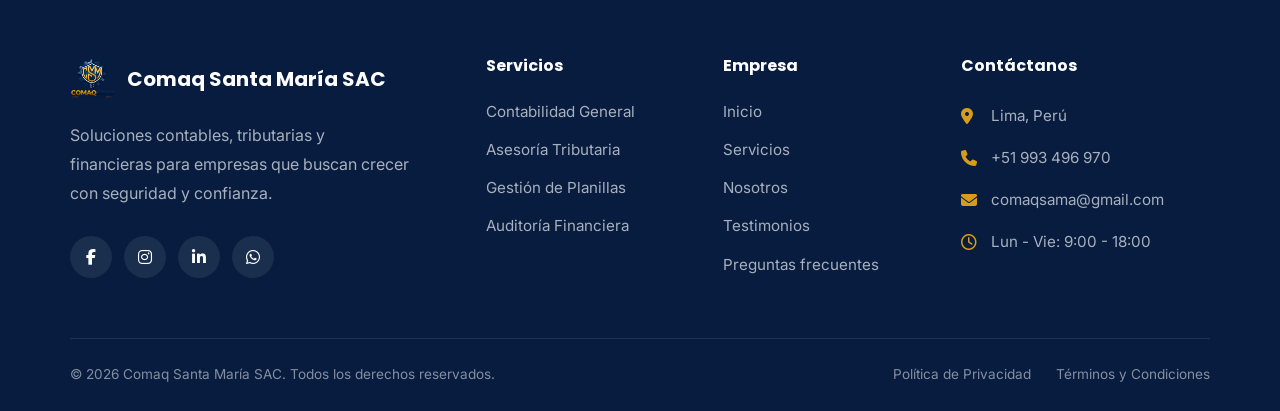
<file: servicios/auditoria.html>
<!DOCTYPE html>
<html lang="es">
<head>
    <meta charset="UTF-8">
    <meta name="viewport" content="width=device-width, initial-scale=1.0">
    <title>Auditoría Financiera | Comaq Santa María SAC</title>
    <meta name="description" content="Auditoría financiera y revisión de procesos contables para apoyar una gestión informada.">
    <link rel="icon" type="image/png" href="../images/logo/logo.png">
    <link rel="preconnect" href="https://fonts.googleapis.com">
    <link rel="preconnect" href="https://fonts.gstatic.com" crossorigin>
    <link href="https://fonts.googleapis.com/css2?family=Inter:wght@400;500;600;700&family=Poppins:wght@500;600;700;800&display=swap" rel="stylesheet">
    <link rel="stylesheet" href="https://cdnjs.cloudflare.com/ajax/libs/font-awesome/6.5.2/css/all.min.css">
    <link rel="stylesheet" href="../css/styles.css">
</head>
<body>
    <header class="navbar" id= "navbar">
        <div class="container">
            <a href="../index.html" class="logo">
                <img src="../images/logo/logo.png" alt="Logo Comaq Santa María SAC" class="logo-img">
                <strong>Comaq Santa María SAC</strong>
            </a>
            <button class="nav-toggle"
                type="button"
                aria-label="Abrir menú de navegación"
                aria-expanded="false"
                aria-controls="primary-navigation">
                <span></span>
                <span></span>
                <span></span>
            </button>
            <nav class="nav-links" id="primary-navigation">
                <a href="../index.html">Inicio</a>
                <a href="../index.html#servicios">Servicios</a>
                <a href="../index.html#nosotros">Nosotros</a>
                <a href="../index.html#testimonios">Testimonios</a>
                <a href="../index.html#contacto" class="btn btn-primary btn-sm">Consulta Gratis</a>
            </nav>
        </div>
    </header>
    <main>
        <section class="service-detail-hero">
            <div class="container">
                <div class="service-detail-content">
                    <span class="section-tag">
                        <i class="fa-solid fa-chart-line"></i> Auditoría Financiera</span><h1>Revisamos tu información para fortalecer la gestión</h1><p>Analizamos información contable y procesos relevantes para ayudarte a identificar aspectos que requieren atención y tomar decisiones con una mejor perspectiva.</p><div class="service-detail-buttons"><a href="../index.html#contacto" class="btn btn-primary btn-lg">Solicitar asesoría <i class="fa-solid fa-arrow-right"></i></a><a href="../index.html#servicios" class="btn btn-secondary btn-lg">Ver otros servicios</a></div></div></div></section>
        <section class="service-detail"><div class="container"><div class="service-detail-grid"><div class="service-detail-info"><span class="section-tag">¿Qué incluye?</span><h2>Revisión financiera y de procesos</h2><p>El servicio se orienta a revisar información y procedimientos contables para obtener una visión más clara de los procesos que respaldan la gestión de tu empresa.</p><div class="service-features"><div class="service-feature"><div class="feature-icon"><i class="fa-solid fa-magnifying-glass-chart"></i></div><div><h3>Auditoría financiera</h3><p>Revisión de información financiera y contable disponible para evaluar su consistencia y sustento.</p></div></div><div class="service-feature"><div class="feature-icon"><i class="fa-solid fa-diagram-project"></i></div><div><h3>Evaluación de procesos y controles</h3><p>Revisamos procesos relevantes y controles internos relacionados con el manejo de la información.</p></div></div><div class="service-feature"><div class="feature-icon"><i class="fa-solid fa-triangle-exclamation"></i></div><div><h3>Identificación de riesgos</h3><p>Identificamos situaciones que podrían requerir atención para contribuir a una gestión más ordenada.</p></div></div></div></div><aside class="service-detail-card"><div class="service-detail-card-icon"><i class="fa-solid fa-chart-line"></i></div><h3>¿Quieres revisar tus procesos?</h3><p>Conversemos sobre la información que deseas evaluar y cómo podemos acompañarte.</p><a href="../index.html#contacto"
                   class="btn btn-primary btn-lg">

                    Quiero asesoría

                    <i class="fa-solid fa-arrow-right"></i>

                </a>
                    </aside>
                </div>
            </div>
        </section>
    </main>
    <footer class="footer">

    <div class="container">

        <div class="footer-main">

            <!-- Marca -->

            <div class="footer-brand">

                <a href="../index.html" class="footer-logo">

                    <img
                        src="../images/logo/logo.png"
                        alt="Logo Comaq Santa María SAC">

                    <span>
                        Comaq Santa María SAC
                    </span>

                </a>

                <p>
                    Soluciones contables, tributarias y financieras
                    para empresas que buscan crecer con seguridad
                    y confianza.
                </p>

                <div class="footer-social">

                    <a href="https://www.facebook.com/profile.php?id=61593895187877" aria-label="Facebook">
                        <i class="fa-brands fa-facebook-f"></i>
                    </a>

                    <a href="#" aria-label="Instagram">
                        <i class="fa-brands fa-instagram"></i>
                    </a>

                    <a href="#" aria-label="LinkedIn">
                        <i class="fa-brands fa-linkedin-in"></i>
                    </a>

                    <a href="https://wa.me/51993496970" target="_blank" rel="noopener noreferrer" aria-label="WhatsApp">
                        <i class="fa-brands fa-whatsapp"></i>
                    </a>

                </div>

            </div>


            <!-- Servicios -->

            <div class="footer-column">

                <h3>Servicios</h3>

                <a href="../servicios/contabilidad.html">
                    Contabilidad General
                </a>

                <a href="../servicios/tributaria.html">
                    Asesoría Tributaria
                </a>

                <a href="../servicios/planillas.html">
                    Gestión de Planillas
                </a>

                <a href="../servicios/auditoria.html">
                    Auditoría Financiera
                </a>

            </div>


            <!-- Enlaces -->

            <div class="footer-column">

                <h3>Empresa</h3>

                <a href="../index.html">
                    Inicio
                </a>

                <a href="../index.html#servicios">
                    Servicios
                </a>

                <a href="../index.html#nosotros">
                    Nosotros
                </a>

                <a href="../index.html#testimonios">
                    Testimonios
                </a>

                <a href="../index.html#faq">
                    Preguntas frecuentes
                </a>

            </div>


            <!-- Contacto -->

            <div class="footer-column footer-contact">

                <h3>Contáctanos</h3>

                <div class="footer-contact-item">

                    <i class="fa-solid fa-location-dot"></i>

                    <span>
                        Lima, Perú
                    </span>

                </div>

                <div class="footer-contact-item">

                    <i class="fa-solid fa-phone"></i>

                    <span>
                        +51 993 496 970
                    </span>

                </div>

                <div class="footer-contact-item">

                    <i class="fa-solid fa-envelope"></i>

                    <span>
                        comaqsama@gmail.com
                    </span>

                </div>

                <div class="footer-contact-item">

                    <i class="fa-regular fa-clock"></i>

                    <span>
                        Lun - Vie: 9:00 - 18:00
                    </span>

                </div>

            </div>

        </div>


        <!-- Línea inferior -->

        <div class="footer-bottom">

            <p>
                © 2026 Comaq Santa María SAC.
                Todos los derechos reservados.
            </p>

            <div class="footer-legal">

                <a href="../politica-privacidad.html">
                    Política de Privacidad
                </a>

                <a href="../terminos-condiciones.html">
                    Términos y Condiciones
                </a>

            </div>

        </div>

    </div>

</footer>
<a href="https://wa.me/51993496970"
   class="whatsapp"
   target="_blank"
   rel="noopener noreferrer"
   aria-label="Contactar por WhatsApp">

    <i class="fa-brands fa-whatsapp"></i>
    <span>
        ¿Hablamos?
    </span>

</a>
<button class="scroll-top" type="button" aria-label="Volver al inicio">
    <i class="fa-solid fa-arrow-up" aria-hidden="true"></i>
</button>
<script src="../js/reveal.js"></script>
<script src="../js/counter.js"></script>
<script src="../js/whatsapp.js"></script>
<script src="../js/scrollTop.js"></script>
<script src="../js/main.js"></script>
</body>
</html>
</file>
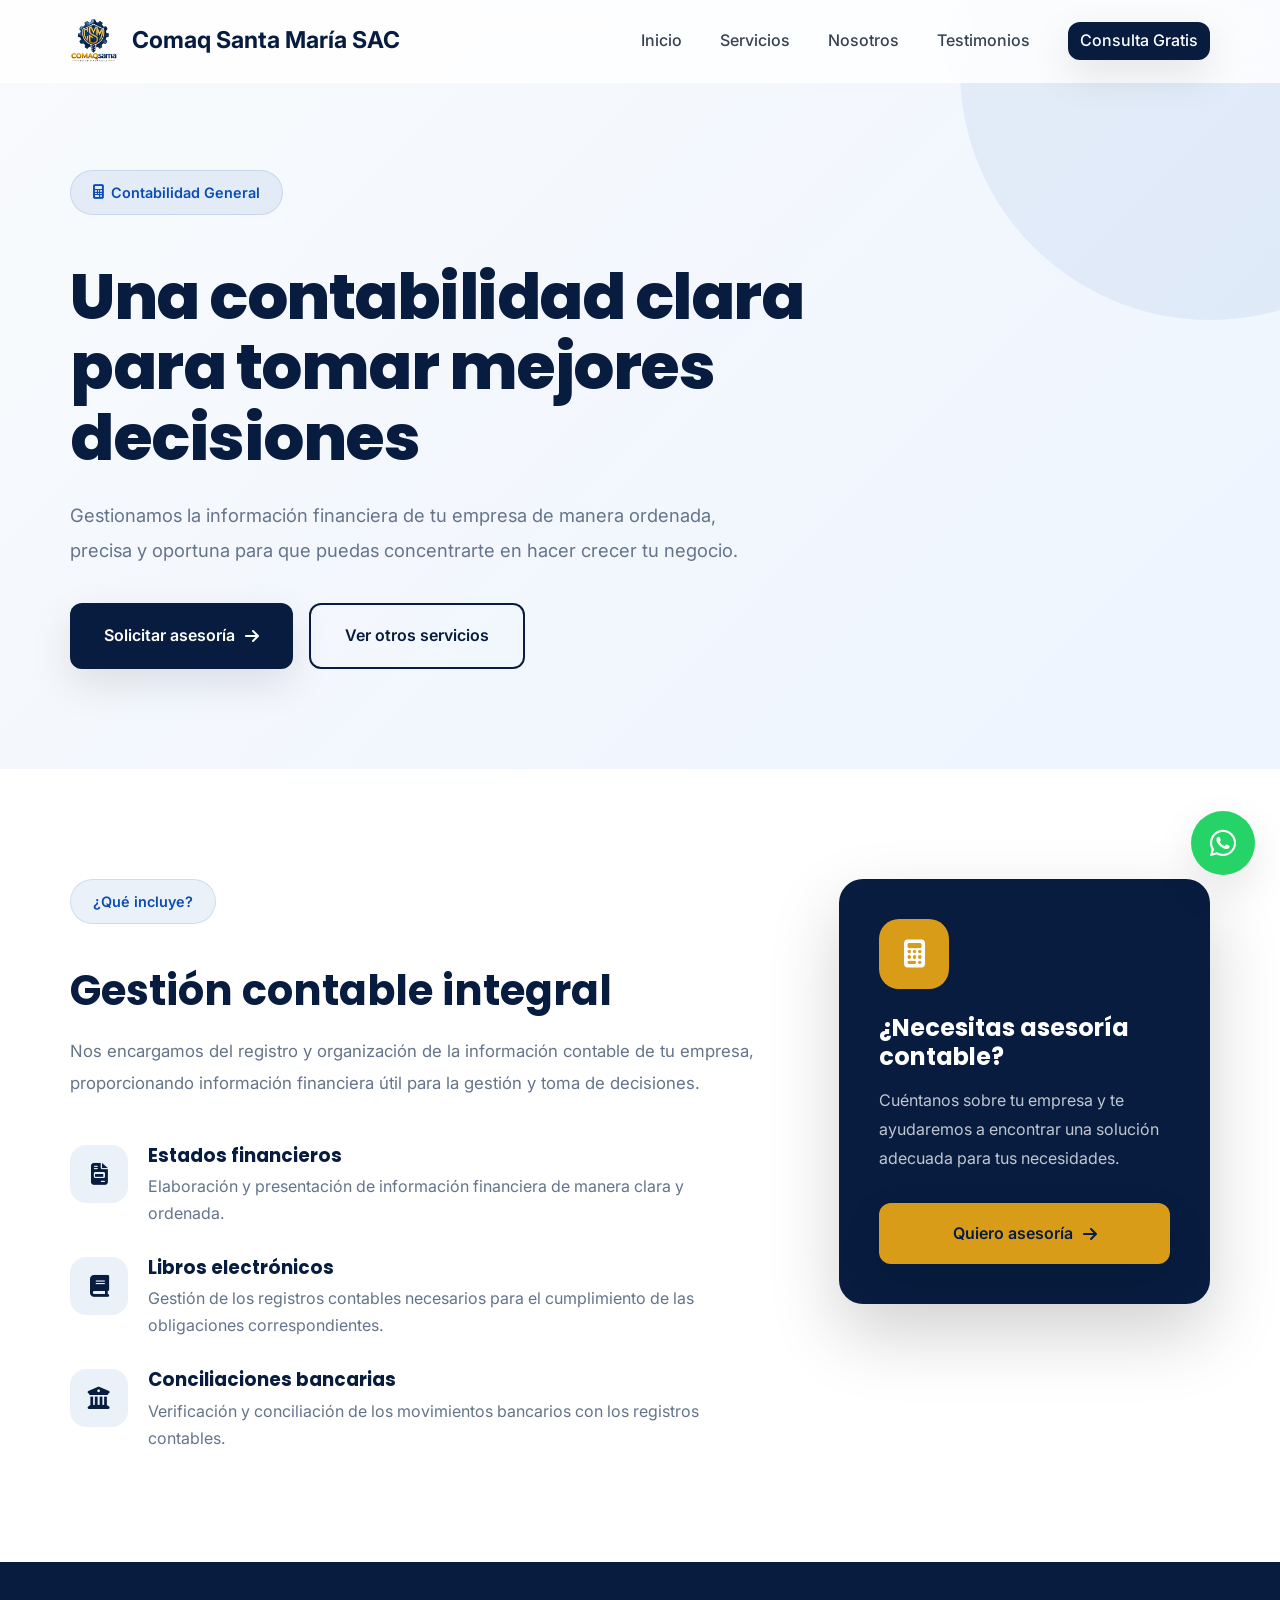
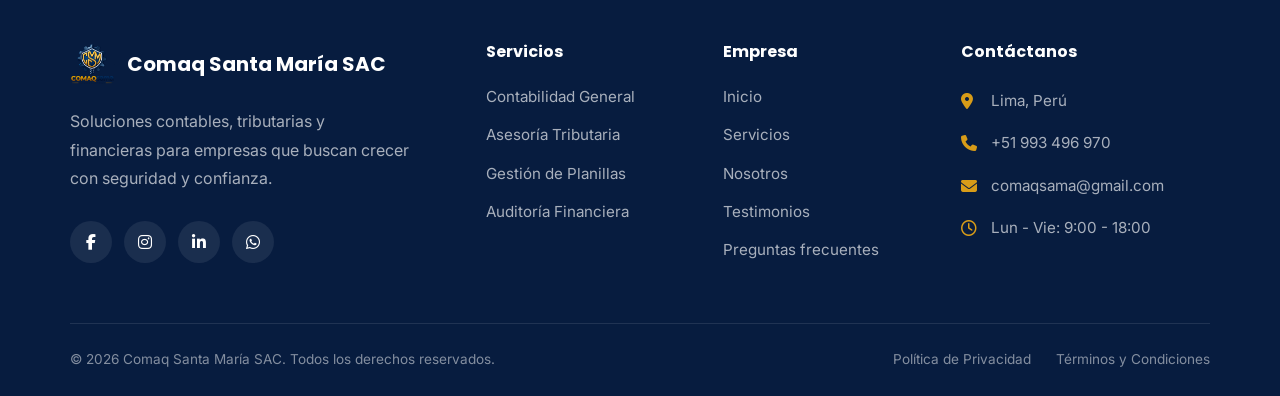
<file: servicios/contabilidad.html>
<!DOCTYPE html>
<html lang="es">

<head>

    <meta charset="UTF-8">

    <meta name="viewport" content="width=device-width, initial-scale=1.0">

    <title>Contabilidad General | Comaq Santa María SAC</title>
    <link rel="icon" type="image/png" href="../images/logo/logo.png">
    <meta name="description"
          content="Servicio de contabilidad general para empresas y emprendedores. Estados financieros, libros electrónicos y conciliaciones bancarias.">

    <!-- Google Fonts -->
    <link rel="preconnect" href="https://fonts.googleapis.com">

    <link rel="preconnect" href="https://fonts.gstatic.com" crossorigin>

    <link href="https://fonts.googleapis.com/css2?family=Inter:wght@400;500;600;700&family=Poppins:wght@500;600;700;800&display=swap"
          rel="stylesheet">

    <!-- Font Awesome -->
    <link rel="stylesheet"
          href="https://cdnjs.cloudflare.com/ajax/libs/font-awesome/6.5.2/css/all.min.css">

    <!-- CSS principal -->
    <link rel="stylesheet" href="../css/styles.css">

</head>


<body>


<!-- ==========================================
     NAVBAR
========================================== -->

<header class="navbar" id= "navbar">
        <div class="container">
            <a href="../index.html" class="logo">
                <img src="../images/logo/logo.png" alt="Logo Comaq Santa María SAC" class="logo-img">
                <strong>Comaq Santa María SAC</strong>
            </a>
            <button class="nav-toggle"
                type="button"
                aria-label="Abrir menú de navegación"
                aria-expanded="false"
                aria-controls="primary-navigation">
                <span></span>
                <span></span>
                <span></span>
            </button>
            <nav class="nav-links" id="primary-navigation">
                <a href="../index.html">Inicio</a>
                <a href="../index.html#servicios">Servicios</a>
                <a href="../index.html#nosotros">Nosotros</a>
                <a href="../index.html#testimonios">Testimonios</a>
                <a href="../index.html#contacto" class="btn btn-primary btn-sm">Consulta Gratis</a>
            </nav>
        </div>
    </header>



<!-- ==========================================
     HERO DEL SERVICIO
========================================== -->

<main>

<section class="service-detail-hero">

    <div class="container">

        <div class="service-detail-content">

            <span class="section-tag">

                <i class="fa-solid fa-calculator"></i>

                Contabilidad General

            </span>


            <h1>

                Una contabilidad clara para tomar mejores decisiones

            </h1>


            <p>

                Gestionamos la información financiera de tu empresa
                de manera ordenada, precisa y oportuna para que puedas
                concentrarte en hacer crecer tu negocio.

            </p>


            <div class="service-detail-buttons">

                <a href="../index.html#contacto"
                   class="btn btn-primary btn-lg">

                    Solicitar asesoría

                    <i class="fa-solid fa-arrow-right"></i>

                </a>


                <a href="../index.html#servicios"
                   class="btn btn-secondary btn-lg">

                    Ver otros servicios

                </a>

            </div>

        </div>

    </div>

</section>



<!-- ==========================================
     SERVICIO
========================================== -->

<section class="service-detail">

    <div class="container">

        <div class="service-detail-grid">


            <!-- INFORMACIÓN -->

            <div class="service-detail-info">

                <span class="section-tag">
                    ¿Qué incluye?
                </span>


                <h2>
                    Gestión contable integral
                </h2>


                <p>

                    Nos encargamos del registro y organización
                    de la información contable de tu empresa,
                    proporcionando información financiera útil
                    para la gestión y toma de decisiones.

                </p>


                <div class="service-features">


                    <div class="service-feature">

                        <div class="feature-icon">

                            <i class="fa-solid fa-file-invoice"></i>

                        </div>

                        <div>

                            <h3>
                                Estados financieros
                            </h3>

                            <p>
                                Elaboración y presentación de
                                información financiera de manera
                                clara y ordenada.
                            </p>

                        </div>

                    </div>



                    <div class="service-feature">

                        <div class="feature-icon">

                            <i class="fa-solid fa-book"></i>

                        </div>

                        <div>

                            <h3>
                                Libros electrónicos
                            </h3>

                            <p>
                                Gestión de los registros contables
                                necesarios para el cumplimiento
                                de las obligaciones correspondientes.
                            </p>

                        </div>

                    </div>



                    <div class="service-feature">

                        <div class="feature-icon">

                            <i class="fa-solid fa-building-columns"></i>

                        </div>

                        <div>

                            <h3>
                                Conciliaciones bancarias
                            </h3>

                            <p>
                                Verificación y conciliación de los
                                movimientos bancarios con los
                                registros contables.
                            </p>

                        </div>

                    </div>


                </div>

            </div>



            <!-- CARD -->

            <aside class="service-detail-card">

                <div class="service-detail-card-icon">

                    <i class="fa-solid fa-calculator"></i>

                </div>


                <h3>
                    ¿Necesitas asesoría contable?
                </h3>


                <p>

                    Cuéntanos sobre tu empresa y te ayudaremos
                    a encontrar una solución adecuada para tus
                    necesidades.

                </p>


                <a href="../index.html#contacto"
                   class="btn btn-primary btn-lg">

                    Quiero asesoría

                    <i class="fa-solid fa-arrow-right"></i>

                </a>

            </aside>


        </div>

    </div>

</section>


</main>



<!-- ==========================================
     FOOTER
========================================== -->
<footer class="footer">

    <div class="container">

        <div class="footer-main">

            <!-- Marca -->

            <div class="footer-brand">

                <a href="../index.html" class="footer-logo">

                    <img
                        src="../images/logo/logo.png"
                        alt="Logo Comaq Santa María SAC">

                    <span>
                        Comaq Santa María SAC
                    </span>

                </a>

                <p>
                    Soluciones contables, tributarias y financieras
                    para empresas que buscan crecer con seguridad
                    y confianza.
                </p>

                <div class="footer-social">

                    <a href="https://www.facebook.com/profile.php?id=61593895187877" aria-label="Facebook">
                        <i class="fa-brands fa-facebook-f"></i>
                    </a>

                    <a href="#" aria-label="Instagram">
                        <i class="fa-brands fa-instagram"></i>
                    </a>

                    <a href="#" aria-label="LinkedIn">
                        <i class="fa-brands fa-linkedin-in"></i>
                    </a>

                    <a href="https://wa.me/51993496970" target="_blank" rel="noopener noreferrer" aria-label="WhatsApp">
                        <i class="fa-brands fa-whatsapp"></i>
                    </a>

                </div>

            </div>


            <!-- Servicios -->

            <div class="footer-column">

                <h3>Servicios</h3>

                <a href="../servicios/contabilidad.html">
                    Contabilidad General
                </a>

                <a href="../servicios/tributaria.html">
                    Asesoría Tributaria
                </a>

                <a href="../servicios/planillas.html">
                    Gestión de Planillas
                </a>

                <a href="../servicios/auditoria.html">
                    Auditoría Financiera
                </a>

            </div>


            <!-- Enlaces -->

            <div class="footer-column">

                <h3>Empresa</h3>

                <a href="../index.html">
                    Inicio
                </a>

                <a href="../index.html#servicios">
                    Servicios
                </a>

                <a href="../index.html#nosotros">
                    Nosotros
                </a>

                <a href="../index.html#testimonios">
                    Testimonios
                </a>

                <a href="../index.html#faq">
                    Preguntas frecuentes
                </a>

            </div>


            <!-- Contacto -->

            <div class="footer-column footer-contact">

                <h3>Contáctanos</h3>

                <div class="footer-contact-item">

                    <i class="fa-solid fa-location-dot"></i>

                    <span>
                        Lima, Perú
                    </span>

                </div>

                <div class="footer-contact-item">

                    <i class="fa-solid fa-phone"></i>

                    <span>
                        +51 993 496 970
                    </span>

                </div>

                <div class="footer-contact-item">

                    <i class="fa-solid fa-envelope"></i>

                    <span>
                        comaqsama@gmail.com
                    </span>

                </div>

                <div class="footer-contact-item">

                    <i class="fa-regular fa-clock"></i>

                    <span>
                        Lun - Vie: 9:00 - 18:00
                    </span>

                </div>

            </div>

        </div>


        <!-- Línea inferior -->

        <div class="footer-bottom">

            <p>
                © 2026 Comaq Santa María SAC.
                Todos los derechos reservados.
            </p>

            <div class="footer-legal">

                <a href="../politica-privacidad.html">
                    Política de Privacidad
                </a>

                <a href="../terminos-condiciones.html">
                    Términos y Condiciones
                </a>

            </div>

        </div>

    </div>

</footer>



<!-- ==========================================
     WHATSAPP
========================================== -->

<a href="https://wa.me/51993496970"
   class="whatsapp"
   target="_blank"
   rel="noopener noreferrer"
   aria-label="Contactar por WhatsApp">

    <i class="fa-brands fa-whatsapp"></i>

    <span>
        ¿Hablamos?
    </span>

</a>
<button class="scroll-top" type="button" aria-label="Volver al inicio">
    <i class="fa-solid fa-arrow-up" aria-hidden="true"></i>
</button>
<script src="../js/reveal.js"></script>
<script src="../js/counter.js"></script>
<script src="../js/whatsapp.js"></script>
<script src="../js/scrollTop.js"></script>
<script src="../js/main.js"></script>

</body>

</html>
</file>
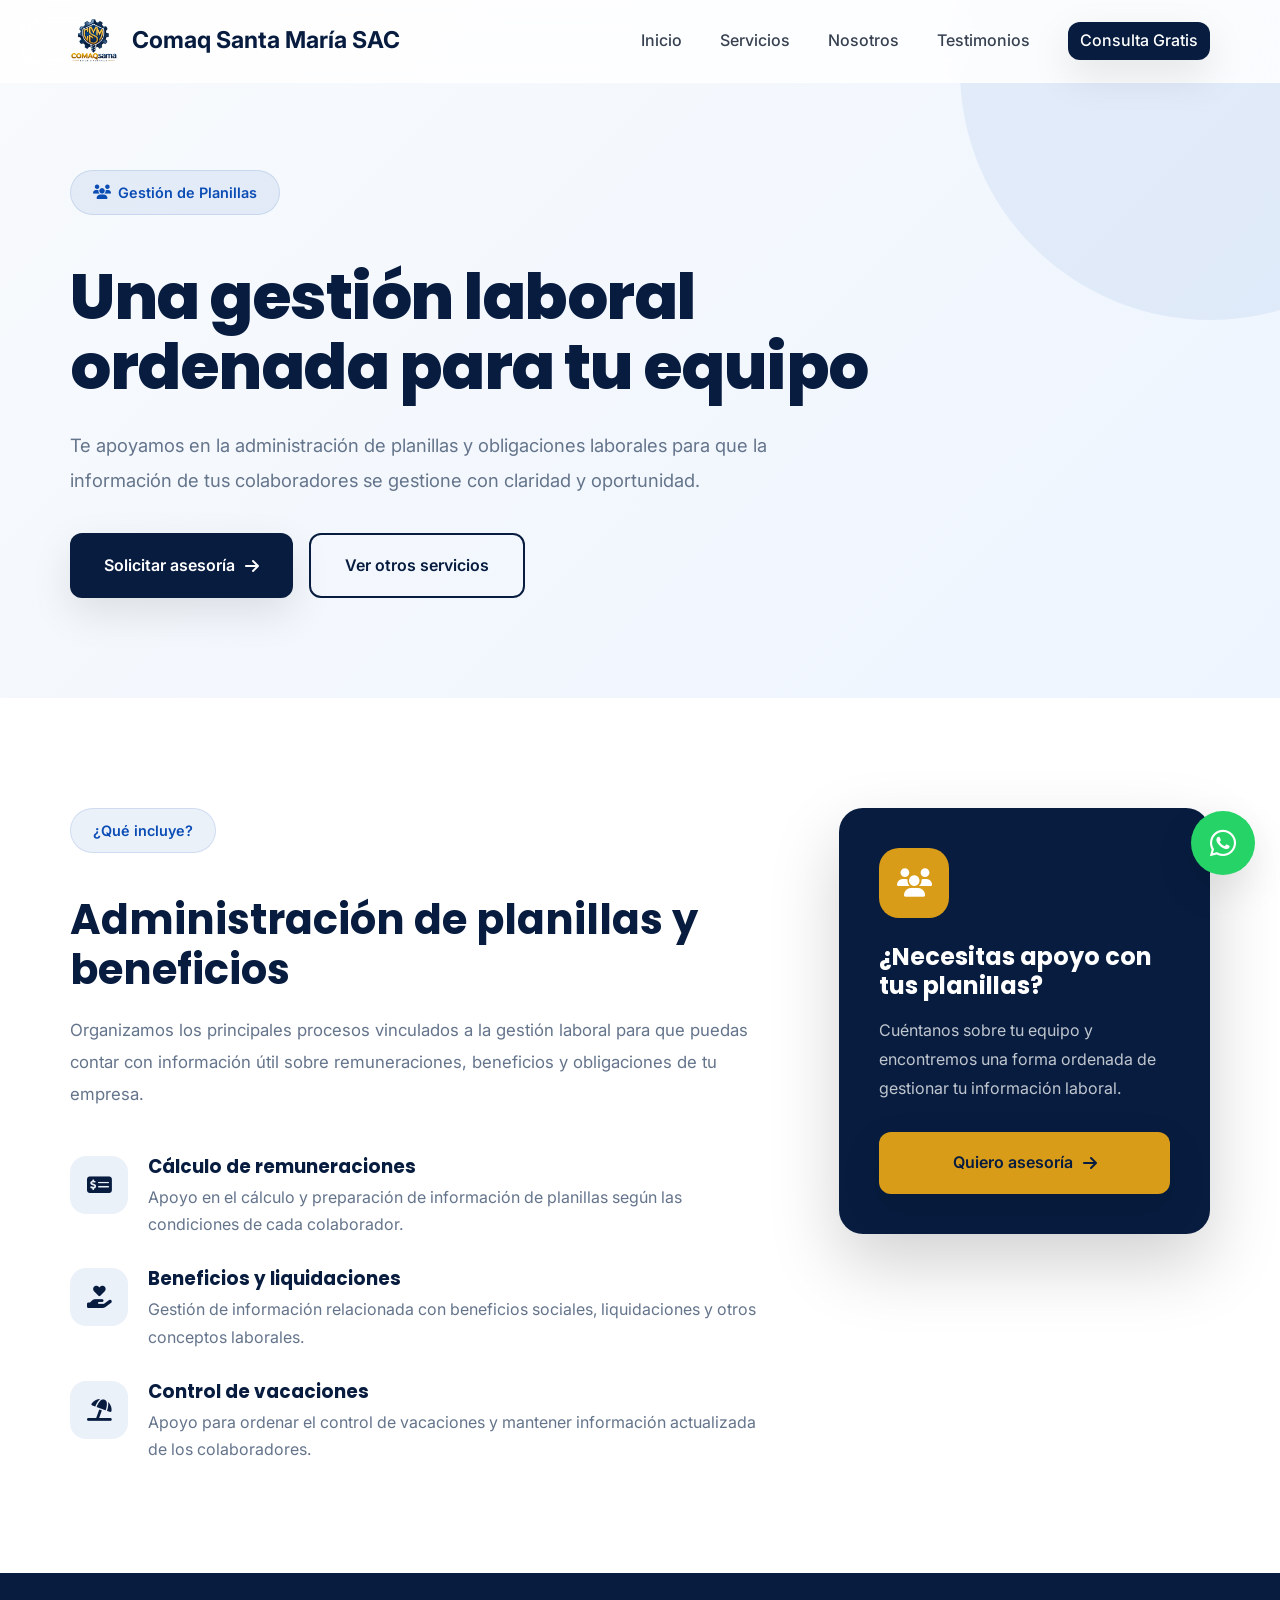
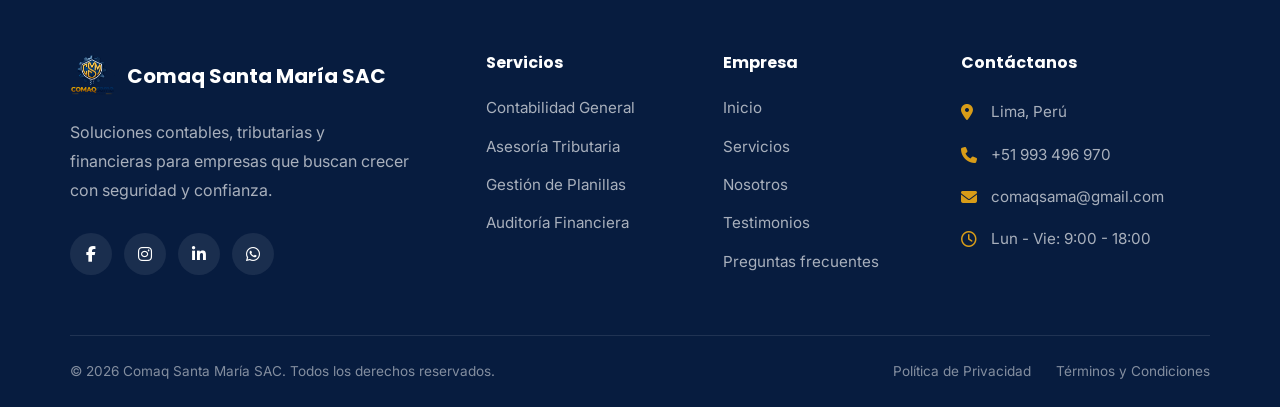
<file: servicios/planillas.html>
<!DOCTYPE html>
<html lang="es">
<head>
    <meta charset="UTF-8">
    <meta name="viewport" content="width=device-width, initial-scale=1.0">
    <title>Gestión de Planillas | Comaq Santa María SAC</title>
    <link rel="icon" type="image/png" href="../images/logo/logo.png">
    <meta name="description" content="Gestión de planillas, remuneraciones y obligaciones laborales para empresas.">
    <link rel="preconnect" href="https://fonts.googleapis.com">
    <link rel="preconnect" href="https://fonts.gstatic.com" crossorigin>
    <link href="https://fonts.googleapis.com/css2?family=Inter:wght@400;500;600;700&family=Poppins:wght@500;600;700;800&display=swap" rel="stylesheet">
    <link rel="stylesheet" href="https://cdnjs.cloudflare.com/ajax/libs/font-awesome/6.5.2/css/all.min.css">
    <link rel="stylesheet" href="../css/styles.css">
</head>
<body>
<header class="navbar" id= "navbar">
        <div class="container">
            <a href="../index.html" class="logo">
                <img src="../images/logo/logo.png" alt="Logo Comaq Santa María SAC" class="logo-img">
                <strong>Comaq Santa María SAC</strong>
            </a>
            <button class="nav-toggle"
                type="button"
                aria-label="Abrir menú de navegación"
                aria-expanded="false"
                aria-controls="primary-navigation">
                <span></span>
                <span></span>
                <span></span>
            </button>
            <nav class="nav-links" id="primary-navigation">
                <a href="../index.html">Inicio</a>
                <a href="../index.html#servicios">Servicios</a>
                <a href="../index.html#nosotros">Nosotros</a>
                <a href="../index.html#testimonios">Testimonios</a>
                <a href="../index.html#contacto" class="btn btn-primary btn-sm">Consulta Gratis</a>
            </nav>
        </div>
    </header>
        <main>
        <section class="service-detail-hero"><div class="container"><div class="service-detail-content"><span class="section-tag"><i class="fa-solid fa-users"></i> Gestión de Planillas</span><h1>Una gestión laboral ordenada para tu equipo</h1><p>Te apoyamos en la administración de planillas y obligaciones laborales para que la información de tus colaboradores se gestione con claridad y oportunidad.</p><div class="service-detail-buttons"><a href="../index.html#contacto" class="btn btn-primary btn-lg">Solicitar asesoría <i class="fa-solid fa-arrow-right"></i></a><a href="../index.html#servicios" class="btn btn-secondary btn-lg">Ver otros servicios</a></div></div></div></section>
        <section class="service-detail"><div class="container"><div class="service-detail-grid"><div class="service-detail-info"><span class="section-tag">¿Qué incluye?</span><h2>Administración de planillas y beneficios</h2><p>Organizamos los principales procesos vinculados a la gestión laboral para que puedas contar con información útil sobre remuneraciones, beneficios y obligaciones de tu empresa.</p><div class="service-features"><div class="service-feature"><div class="feature-icon"><i class="fa-solid fa-money-check-dollar"></i></div><div><h3>Cálculo de remuneraciones</h3><p>Apoyo en el cálculo y preparación de información de planillas según las condiciones de cada colaborador.</p></div></div><div class="service-feature"><div class="feature-icon"><i class="fa-solid fa-hand-holding-heart"></i></div><div><h3>Beneficios y liquidaciones</h3><p>Gestión de información relacionada con beneficios sociales, liquidaciones y otros conceptos laborales.</p></div></div><div class="service-feature"><div class="feature-icon"><i class="fa-solid fa-umbrella-beach"></i></div><div><h3>Control de vacaciones</h3><p>Apoyo para ordenar el control de vacaciones y mantener información actualizada de los colaboradores.</p></div></div></div></div><aside class="service-detail-card"><div class="service-detail-card-icon"><i class="fa-solid fa-users"></i></div><h3>¿Necesitas apoyo con tus planillas?</h3><p>Cuéntanos sobre tu equipo y encontremos una forma ordenada de gestionar tu información laboral.</p><a href="../index.html#contacto"
                   class="btn btn-primary btn-lg">

                    Quiero asesoría

                    <i class="fa-solid fa-arrow-right"></i>

                </a>
                    </aside>
                </div>
            </div>
        </section>
    </main>
    <footer class="footer">

    <div class="container">

        <div class="footer-main">

            <!-- Marca -->

            <div class="footer-brand">

                <a href="../index.html" class="footer-logo">

                    <img
                        src="../images/logo/logo.png"
                        alt="Logo Comaq Santa María SAC">

                    <span>
                        Comaq Santa María SAC
                    </span>

                </a>

                <p>
                    Soluciones contables, tributarias y financieras
                    para empresas que buscan crecer con seguridad
                    y confianza.
                </p>

                <div class="footer-social">

                    <a href="https://www.facebook.com/profile.php?id=61593895187877" aria-label="Facebook">
                        <i class="fa-brands fa-facebook-f"></i>
                    </a>

                    <a href="#" aria-label="Instagram">
                        <i class="fa-brands fa-instagram"></i>
                    </a>

                    <a href="#" aria-label="LinkedIn">
                        <i class="fa-brands fa-linkedin-in"></i>
                    </a>

                    <a href="https://wa.me/51993496970" target="_blank" rel="noopener noreferrer" aria-label="WhatsApp">
                        <i class="fa-brands fa-whatsapp"></i>
                    </a>

                </div>

            </div>


            <!-- Servicios -->

            <div class="footer-column">

                <h3>Servicios</h3>

                <a href="../servicios/contabilidad.html">
                    Contabilidad General
                </a>

                <a href="../servicios/tributaria.html">
                    Asesoría Tributaria
                </a>

                <a href="../servicios/planillas.html">
                    Gestión de Planillas
                </a>

                <a href="../servicios/auditoria.html">
                    Auditoría Financiera
                </a>

            </div>


            <!-- Enlaces -->

            <div class="footer-column">

                <h3>Empresa</h3>

                <a href="../index.html">
                    Inicio
                </a>

                <a href="../index.html#servicios">
                    Servicios
                </a>

                <a href="../index.html#nosotros">
                    Nosotros
                </a>

                <a href="../index.html#testimonios">
                    Testimonios
                </a>

                <a href="../index.html#faq">
                    Preguntas frecuentes
                </a>

            </div>


            <!-- Contacto -->

            <div class="footer-column footer-contact">

                <h3>Contáctanos</h3>

                <div class="footer-contact-item">

                    <i class="fa-solid fa-location-dot"></i>

                    <span>
                        Lima, Perú
                    </span>

                </div>

                <div class="footer-contact-item">

                    <i class="fa-solid fa-phone"></i>

                    <span>
                        +51 993 496 970
                    </span>

                </div>

                <div class="footer-contact-item">

                    <i class="fa-solid fa-envelope"></i>

                    <span>
                        comaqsama@gmail.com
                    </span>

                </div>

                <div class="footer-contact-item">

                    <i class="fa-regular fa-clock"></i>

                    <span>
                        Lun - Vie: 9:00 - 18:00
                    </span>

                </div>

            </div>

        </div>


        <!-- Línea inferior -->

        <div class="footer-bottom">

            <p>
                © 2026 Comaq Santa María SAC.
                Todos los derechos reservados.
            </p>

            <div class="footer-legal">

                <a href="../politica-privacidad.html">
                    Política de Privacidad
                </a>

                <a href="../terminos-condiciones.html">
                    Términos y Condiciones
                </a>

            </div>

        </div>

    </div>

</footer>
<a href="https://wa.me/51993496970"
   class="whatsapp"
   target="_blank"
   rel="noopener noreferrer"
   aria-label="Contactar por WhatsApp">

    <i class="fa-brands fa-whatsapp"></i>
    <span>
        ¿Hablamos?
    </span>

</a>
<button class="scroll-top" type="button" aria-label="Volver al inicio">
    <i class="fa-solid fa-arrow-up" aria-hidden="true"></i>
</button>
<script src="../js/reveal.js"></script>
<script src="../js/counter.js"></script>
<script src="../js/whatsapp.js"></script>
<script src="../js/scrollTop.js"></script>
<script src="../js/main.js"></script>
</body>
</html>
</file>
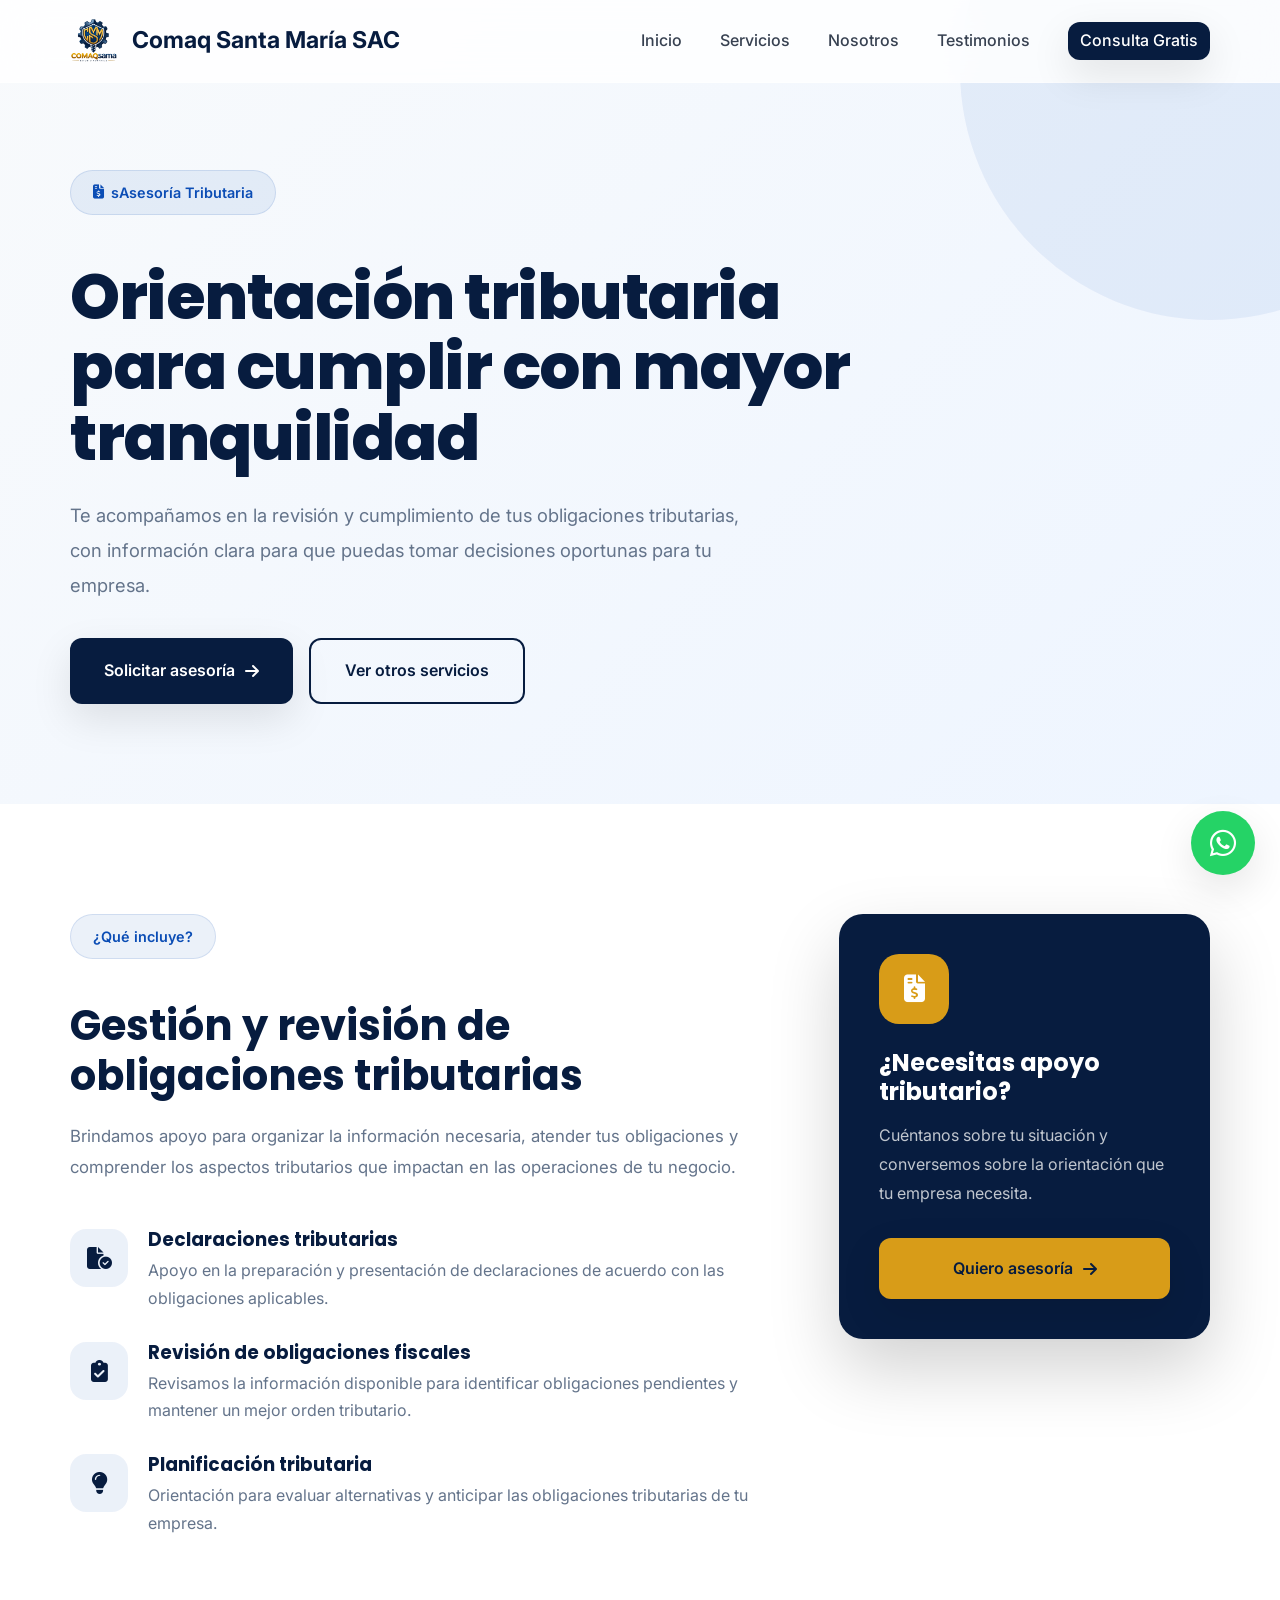
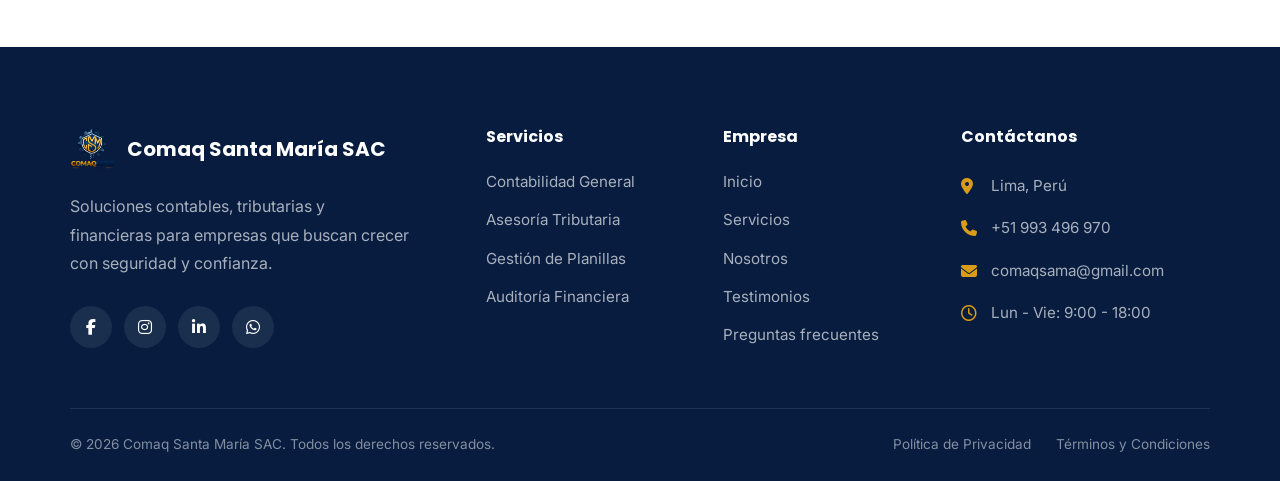
<file: servicios/tributaria.html>
<!DOCTYPE html>
<html lang="es">
<head>
    <meta charset="UTF-8">
    <meta name="viewport" content="width=device-width, initial-scale=1.0">
    <title>Asesoría Tributaria | Comaq Santa María SAC</title>
    <link rel="icon" type="image/png" href="../images/logo/logo.png">
    <meta name="description" content="Asesoría tributaria y orientación para el cumplimiento de obligaciones fiscales de empresas y emprendedores.">
    <link rel="preconnect" href="https://fonts.googleapis.com">
    <link rel="preconnect" href="https://fonts.gstatic.com" crossorigin>
    <link href="https://fonts.googleapis.com/css2?family=Inter:wght@400;500;600;700&family=Poppins:wght@500;600;700;800&display=swap" rel="stylesheet">
    <link rel="stylesheet" href="https://cdnjs.cloudflare.com/ajax/libs/font-awesome/6.5.2/css/all.min.css">
    <link rel="stylesheet" href="../css/styles.css">
</head>
<body>
    <header class="navbar" id= "navbar">
        <div class="container">
            <a href="../index.html" class="logo">
                <img src="../images/logo/logo.png" alt="Logo Comaq Santa María SAC" class="logo-img">
                <strong>Comaq Santa María SAC</strong>
            </a>
            <button class="nav-toggle"
                type="button"
                aria-label="Abrir menú de navegación"
                aria-expanded="false"
                aria-controls="primary-navigation">
                <span></span>
                <span></span>
                <span></span>
            </button>
            <nav class="nav-links" id="primary-navigation">
                <a href="../index.html">Inicio</a>
                <a href="../index.html#servicios">Servicios</a>
                <a href="../index.html#nosotros">Nosotros</a>
                <a href="../index.html#testimonios">Testimonios</a>
                <a href="../index.html#contacto" class="btn btn-primary btn-sm">Consulta Gratis</a>
            </nav>
        </div>
    </header>

    <main>
        <section class="service-detail-hero">
            <div class="container">
                <div class="service-detail-content">
                    <span class="section-tag"><i class="fa-solid fa-file-invoice-dollar"></i>sAsesoría Tributaria</span>
                    <h1>Orientación tributaria para cumplir con mayor tranquilidad</h1>
                    <p>Te acompañamos en la revisión y cumplimiento de tus obligaciones tributarias, con información clara para que puedas tomar decisiones oportunas para tu empresa.</p>
                    <div class="service-detail-buttons">
                        <a href="../index.html#contacto" class="btn btn-primary btn-lg">Solicitar asesoría <i class="fa-solid fa-arrow-right"></i></a>
                        <a href="../index.html#servicios" class="btn btn-secondary btn-lg">Ver otros servicios</a>
                    </div>
                </div>
            </div>
        </section>

        <section class="service-detail">
            <div class="container">
                <div class="service-detail-grid">
                    <div class="service-detail-info">
                        <span class="section-tag">¿Qué incluye?</span>
                        <h2>Gestión y revisión de obligaciones tributarias</h2>
                        <p>Brindamos apoyo para organizar la información necesaria, atender tus obligaciones y comprender los aspectos tributarios que impactan en las operaciones de tu negocio.</p>
                        <div class="service-features">
                            <div class="service-feature"><div class="feature-icon"><i class="fa-solid fa-file-circle-check"></i></div><div><h3>Declaraciones tributarias</h3><p>Apoyo en la preparación y presentación de declaraciones de acuerdo con las obligaciones aplicables.</p></div></div>
                            <div class="service-feature"><div class="feature-icon"><i class="fa-solid fa-clipboard-check"></i></div><div><h3>Revisión de obligaciones fiscales</h3><p>Revisamos la información disponible para identificar obligaciones pendientes y mantener un mejor orden tributario.</p></div></div>
                            <div class="service-feature"><div class="feature-icon"><i class="fa-solid fa-lightbulb"></i></div><div><h3>Planificación tributaria</h3><p>Orientación para evaluar alternativas y anticipar las obligaciones tributarias de tu empresa.</p></div></div>
                        </div>
                    </div>
                    <aside class="service-detail-card">
                        <div class="service-detail-card-icon"><i class="fa-solid fa-file-invoice-dollar"></i></div>
                        <h3>¿Necesitas apoyo tributario?</h3>
                        <p>Cuéntanos sobre tu situación y conversemos sobre la orientación que tu empresa necesita.</p>
                        <a href="../index.html#contacto"
                            class="btn btn-primary btn-lg">

                                Quiero asesoría

                                <i class="fa-solid fa-arrow-right"></i>

                        </a>
                    </aside>
                </div>
            </div>
        </section>
    </main>

    <footer class="footer">

    <div class="container">

        <div class="footer-main">

            <!-- Marca -->

            <div class="footer-brand">

                <a href="../index.html" class="footer-logo">

                    <img
                        src="../images/logo/logo.png"
                        alt="Logo Comaq Santa María SAC">

                    <span>
                        Comaq Santa María SAC
                    </span>

                </a>

                <p>
                    Soluciones contables, tributarias y financieras
                    para empresas que buscan crecer con seguridad
                    y confianza.
                </p>

                <div class="footer-social">

                    <a href="https://www.facebook.com/profile.php?id=61593895187877" aria-label="Facebook">
                        <i class="fa-brands fa-facebook-f"></i>
                    </a>

                    <a href="#" aria-label="Instagram">
                        <i class="fa-brands fa-instagram"></i>
                    </a>

                    <a href="#" aria-label="LinkedIn">
                        <i class="fa-brands fa-linkedin-in"></i>
                    </a>

                    <a href="https://wa.me/51993496970" target="_blank" rel="noopener noreferrer" aria-label="WhatsApp">
                        <i class="fa-brands fa-whatsapp"></i>
                    </a>

                </div>

            </div>


            <!-- Servicios -->

            <div class="footer-column">

                <h3>Servicios</h3>

                <a href="../servicios/contabilidad.html">
                    Contabilidad General
                </a>

                <a href="../servicios/tributaria.html">
                    Asesoría Tributaria
                </a>

                <a href="../servicios/planillas.html">
                    Gestión de Planillas
                </a>

                <a href="../servicios/auditoria.html">
                    Auditoría Financiera
                </a>

            </div>


            <!-- Enlaces -->

            <div class="footer-column">

                <h3>Empresa</h3>

                <a href="../index.html">
                    Inicio
                </a>

                <a href="../index.html#servicios">
                    Servicios
                </a>

                <a href="../index.html#nosotros">
                    Nosotros
                </a>

                <a href="../index.html#testimonios">
                    Testimonios
                </a>

                <a href="../index.html#faq">
                    Preguntas frecuentes
                </a>

            </div>


            <!-- Contacto -->

            <div class="footer-column footer-contact">

                <h3>Contáctanos</h3>

                <div class="footer-contact-item">

                    <i class="fa-solid fa-location-dot"></i>

                    <span>
                        Lima, Perú
                    </span>

                </div>

                <div class="footer-contact-item">

                    <i class="fa-solid fa-phone"></i>

                    <span>
                        +51 993 496 970
                    </span>

                </div>

                <div class="footer-contact-item">

                    <i class="fa-solid fa-envelope"></i>

                    <span>
                        comaqsama@gmail.com
                    </span>

                </div>

                <div class="footer-contact-item">

                    <i class="fa-regular fa-clock"></i>

                    <span>
                        Lun - Vie: 9:00 - 18:00
                    </span>

                </div>

            </div>

        </div>


        <!-- Línea inferior -->

        <div class="footer-bottom">

            <p>
                © 2026 Comaq Santa María SAC.
                Todos los derechos reservados.
            </p>

            <div class="footer-legal">

                <a href="../politica-privacidad.html">
                    Política de Privacidad
                </a>

                <a href="../terminos-condiciones.html">
                    Términos y Condiciones
                </a>

            </div>

        </div>

    </div>

</footer>
<a href="https://wa.me/51993496970"
   class="whatsapp"
   target="_blank"
   rel="noopener noreferrer"
   aria-label="Contactar por WhatsApp">

    <i class="fa-brands fa-whatsapp"></i>
    <span>
        ¿Hablamos?
    </span>

</a>
<button class="scroll-top" type="button" aria-label="Volver al inicio">
    <i class="fa-solid fa-arrow-up" aria-hidden="true"></i>
</button>
<script src="../js/reveal.js"></script>
<script src="../js/counter.js"></script>
<script src="../js/whatsapp.js"></script>
<script src="../js/scrollTop.js"></script>
<script src="../js/main.js"></script>
</body>
</html>
</file>
<file: css/styles.css>
/*==================================================
            DESIGN SYSTEM
==================================================*/

:root{

    /*==========================
        COLORES
    ==========================*/

    --primary:#071C3F;
    --primary-light:#0B4DB5;
    --secondary:#1F4E79;

    --gold:#D89C18;
    --gold-light:#F7E4A5;

    --background:#F8FAFC;
    --surface:#FFFFFF;

    --white:#FFFFFF;

    --text:#374151;
    --text-light:#64748B;
    --title:#071C3F;

    --border:#E5E7EB;

    /*==========================
        SOMBRAS
    ==========================*/

    --shadow-sm:0 2px 10px rgba(0,0,0,.05);

    --shadow-md:0 15px 40px rgba(0,0,0,.10);

    --shadow-lg:0 30px 70px rgba(0,0,0,.18);

    /*==========================
        BORDES
    ==========================*/

    --radius-sm:12px;

    --radius-md:18px;

    --radius-lg:24px;

    --radius-xl:35px;

    /*==========================
        TRANSICIONES
    ==========================*/

    --transition:.35s ease;

    /*==========================
        TIPOGRAFÍA
    ==========================*/

    --font-title:'Poppins',sans-serif;

    --font-text:'Inter',sans-serif;

}

/*==================================================
                RESET
==================================================*/

*,
*::before,
*::after{

    margin:0;
    padding:0;
    box-sizing:border-box;

}

html{

    scroll-behavior:smooth;

}

body{

    font-family:var(--font-text);

    background:var(--surface);

    color:var(--text);

    line-height:1.6;

    overflow-x:hidden;

}

img{

    display:block;

    max-width:100%;

}

a{

    text-decoration:none;

}

.sr-only{

    position:absolute;

    width:1px;

    height:1px;

    padding:0;

    margin:-1px;

    overflow:hidden;

    clip:rect(0,0,0,0);

    white-space:nowrap;

    border:0;

}

ul{

    list-style:none;

}

button{

    border:none;

    cursor:pointer;

    font-family:inherit;

}

.container{

    width:min(1140px,calc(100% - 40px));

    margin:auto;

}
/*==================================================
                TIPOGRAFÍA
==================================================*/

h1,
h2,
h3,
h4,
h5,
h6{

    font-family:var(--font-title);

    color:var(--title);

    line-height:1.2;

}

p{

    color:var(--text-light);

}

/* ==========================================
   BOTONES Y COMPONENTES
   ========================================== */
/*==================================================
                BOTONES
==================================================*/

.btn{

    display:inline-flex;

    align-items:center;

    justify-content:center;

    gap:10px;

    border-radius:var(--radius-sm);

    font-weight:600;

    transition:var(--transition);

}

.btn-primary{

    background:var(--primary);

    color:var(--surface);

    box-shadow:var(--shadow-md);

}

.btn-primary:hover{

    transform:translateY(-4px);

    background:var(--gold);

    color:var(--primary);

}
a.btn.btn-primary.btn-sm{
    color :var(--surface);
}
a.btn.btn-primary.btn-sm:hover{
    color :var(--primary);
}

.btn-secondary{

    border:2px solid var(--primary);

    color:var(--primary);

    background:transparent;

}

.btn-secondary:hover{

    background:var(--primary);

    color:var(--surface);

    transform:translateY(-4px);

}
.btn-sm{

    padding: 6px 12px;

}

.btn-lg{

    padding:18px 34px;

}

/*==================================================
                    NAVBAR
==================================================*/

.navbar{

    position:fixed;

    top:0;

    left:0;

    width:100%;

    z-index:1000;

    background:rgba(255,255,255,.82);

    backdrop-filter:blur(18px);

    -webkit-backdrop-filter:blur(18px);

    border-bottom:1px solid rgba(255,255,255,.35);

    transition:var(--transition);

}

.navbar .container{

    height:82px;

    display:flex;

    justify-content:space-between;

    align-items:center;

}
.logo{

    display:flex;

    align-items:center;

    gap:14px;

    color:var(--title);

    font-size:1.45rem;

    font-weight:700;

}

.logo-img{

    width:48px;

    height:48px;

    object-fit:contain;

}
.nav-links{

    display:flex;

    align-items:center;

    gap:38px;

}
.nav-links a{

    position:relative;

    color:var(--text);

    font-weight:500;

    transition:var(--transition);

}
.nav-links a::after{

content:"";

position:absolute;

left:0;

bottom:-8px;

width:0;

height:2px;

background:var(--gold);

transition:var(--transition);

}
.nav-links a:hover{

color:var(--primary);

}

.nav-links a:hover::after{

width:100%;

}
/*======================================
NAVBAR SCROLL
======================================*/

.navbar.scrolled{

    background:rgba(255,255,255,.94);

    backdrop-filter:blur(20px);

    box-shadow:0 10px 35px rgba(0,0,0,.08);

}

.navbar.scrolled .container{

    height:70px;

}
/*==================================================
HERO
==================================================*/

.hero{

    position:relative;

    overflow:hidden;

    padding:170px 0 140px;

    background:linear-gradient(135deg,#F8FAFC 0%,#EEF5FF 100%);

}

/* Círculos decorativos */

.hero::before{

    content:"";

    position:absolute;

    width:750px;

    height:750px;

    border-radius:50%;

    background:rgba(11,77,181,.08);

    right:-250px;

    top:-180px;

}

.hero::after{

    content:"";

    position:absolute;

    width:380px;

    height:380px;

    border-radius:50%;

    background:rgba(216,156,24,.05);

    left:-160px;

    bottom:-180px;

}

.hero-container{

    position:relative;

    z-index:2;

    display:flex;

    justify-content:space-between;

    align-items:center;

    gap:60px;

}

.hero-text{

    flex:1;

}

.hero-image{

    flex:1;

    position:relative;

    display:flex;

    justify-content:center;

}
.hero-badge{

display:inline-flex;

align-items:center;

gap:10px;

padding:12px 22px;

background:rgba(11,77,181,.08);

border:1px solid rgba(11,77,181,.15);

border-radius:999px;

color:var(--primary-light);

font-weight:600;

margin-bottom:30px;

}
.hero h1{

font-family:'Poppins',sans-serif;

font-size:4.6rem;

font-weight:800;

line-height:1.05;

color:#071C3F;

margin-bottom:28px;

letter-spacing:-2px;

max-width:700px;

}
.hero h1 span{

color:#D89C18;

}
.hero p{

font-size:1.18rem;

line-height:2;

color:#64748B;

max-width:520px;

margin-bottom:45px;

}
.hero-buttons{

display:flex;

gap:18px;

margin-bottom:40px;

}

.hero-image img{

width:100%;

max-width:720px;

aspect-ratio:4/5;

object-fit:cover;

border-radius:var(--radius-xl);

box-shadow:var(--shadow-lg);

position:relative;

z-index:2;

transition:.4s;

}

.hero-image:hover img{

transform:scale(1.02);

}
.hero-circle{

position:absolute;

width:520px;

height:520px;

background:#DCEAFF;

border-radius:50%;

top:-40px;

left:-40px;

z-index:1;

}
.hero-dots{

position:absolute;

width:170px;

height:170px;

right:-40px;

top:60px;

z-index:0;

background-image:radial-gradient(#B7CCFF 2px, transparent 2px);

background-size:18px 18px;

}
.floating-card{

position:absolute;

left:-45px;

bottom:35px;

width:320px;

background:var(--primary);

padding:28px;

border-radius:22px;

display:flex;

align-items:center;

gap:20px;

box-shadow:0 25px 55px rgba(0,0,0,.25);

z-index:3;

border-bottom:5px solid var(--gold);

}
.card-icon{

width:70px;

height:70px;

border-radius:50%;

background:#D89C18;

display:flex;

justify-content:center;

align-items:center;

flex-shrink:0;

}

.card-icon i{

color:var(--surface);

font-size:30px;

}
.card-info h3{

color:var(--surface);;

font-size:2rem;

margin-bottom:6px;

}

.card-info p {

margin:0;

font-size:1rem;

line-height:1.5;

color:var(--surface);

}
.card-info strong{
    color:var(--surface);
    font-weight:600;
}
.hero-rating{

display:flex;

align-items:center;

gap:18px;

margin-top:15px;

}

.rating-avatars{

display:flex;

}

.rating-avatars img{

width:46px;

height:46px;

border-radius:50%;

border:3px solid white;

margin-left:-12px;

object-fit:cover;

}

.rating-avatars img:first-child{

margin-left:0;

}

.stars{

font-size:20px;

color:var(--gold);

margin-bottom:4px;

}

.rating-text p{

margin:0;

font-size:1rem;

color:#475569;

}

.rating-text strong{

color:var(--title);

}

/*======================================
ESTADÍSTICAS
======================================*/

.stats{

margin-top:-70px;

position:relative;

z-index:5;

}
.stats-container{

background:var(--primary);

border-radius:24px;

padding:35px;

display:flex;

justify-content:space-between;

align-items:center;

box-shadow:0 25px 70px rgba(0,0,0,.12);

}
.stat-item{

display:flex;

align-items:center;

gap:18px;

flex:1;

}
.stat-icon{

width:70px;

height:70px;

background:var(--surface);

border-radius:50%;

display:flex;

justify-content:center;

align-items:center;

color:var(--gold);

font-size:28px;

}
.stat-item h3{

font-size:2rem;

color:var(--surface);

margin-bottom:4px;

}
.stat-item p{

color:var(--surface);

font-size:1rem;

}
.divider{

width:1px;

height:70px;

background:#ECECEC;

margin:0 25px;

}

/*==================================================
                    SERVICIOS
==================================================*/

.services{

    padding:100px 0;

    background:var(--background);

}

/* Encabezado */

.section-header{

    max-width:760px;

    margin:0 auto 70px;

    text-align:center;

}

.section-tag{

    display:inline-flex;

    align-items:center;

    justify-content:center;

    padding:10px 22px;

    background:rgba(11,77,181,.08);

    border:1px solid rgba(11,77,181,.12);

    border-radius:999px;

    color:var(--primary-light);

    font-size:.9rem;

    font-weight:600;

    margin-bottom:22px;

}
.section-tag i{

    padding-right:7px;

}

.section-header h2{

    font-size:2.8rem;

    font-weight:800;

    line-height:1.2;

    color:var(--title);

    margin-bottom:18px;

}

.section-header p{

    font-size:1.08rem;

    line-height:1.8;

    color:var(--text-light);

}

/* Grid */

.services-grid{

    display:grid;

    grid-template-columns:repeat(2,minmax(0,1fr));

    gap:32px;

}

/* Tarjetas */

.service-card{

    position:relative;

    display:flex;

    flex-direction:column;

    height:100%;

    padding:42px;

    background:var(--surface);

    border:1px solid var(--border);

    border-radius:var(--radius-lg);

    box-shadow:var(--shadow-sm);

    overflow:hidden;

    transition:transform var(--transition),
               box-shadow var(--transition),
               border-color var(--transition);

}

/* Línea superior animada */

.service-card::before{

    content:"";

    position:absolute;

    top:0;

    left:0;

    width:100%;

    height:5px;

    background:linear-gradient(90deg,var(--primary),var(--gold));

    transform:scaleX(0);

    transform-origin:left;

    transition:transform var(--transition);

}

.service-card:hover{

    transform:translateY(-10px);

    border-color:rgba(11,31,58,.08);

    box-shadow:0 28px 60px rgba(7,28,63,.14);

}

.service-card:hover::before{

    transform:scaleX(1);

}

/* Icono */

.service-icon{

    width:78px;

    height:78px;

    display:flex;

    align-items:center;

    justify-content:center;

    margin-bottom:28px;

    border-radius:22px;

    background:linear-gradient(135deg,rgba(11,77,181,.12),rgba(31,78,121,.06));

    color:var(--primary);

    font-size:2rem;

    transition:transform var(--transition),
               background var(--transition),
               color var(--transition);

}

.service-card:hover .service-icon{

    background:linear-gradient(135deg,var(--gold),var(--gold-light));

    color:var(--surface);

    transform:rotate(-6deg) scale(1.08);

}

/* Título */

.service-card h3{

    margin-bottom:16px;

    font-size:1.45rem;

    font-weight:700;

    color:var(--title);

}

/* Descripción */

.service-card p{

    margin-bottom:26px;

    font-size:1rem;

    line-height:1.8;

    color:var(--text-light);

}

/* Lista */

.service-card ul{

    margin-bottom:30px;

    display:grid;

    gap:14px;

}

.service-card ul li{

    position:relative;

    padding-left:30px;

    color:var(--text);

    font-weight:500;

}

.service-card ul li::before{

    content:"✓";

    position:absolute;

    left:0;

    top:0;

    color:var(--gold);

    font-weight:700;

}

/* Link */

.service-link{

    margin-top:auto;

    display:inline-flex;

    align-items:center;

    gap:10px;

    font-weight:700;

    color:var(--primary);

    transition:gap var(--transition),
               color var(--transition),
               transform var(--transition);

}

.service-link i{

    font-size:.95rem;

    transition:transform var(--transition);

}

.service-card:hover .service-link{

    gap:16px;

    color:var(--gold);

}

.service-card:hover .service-link i{

    transform:translateX(4px);

}

/* Responsive */

@media(max-width:992px){

    .section-header h2{
        font-size:2.3rem;
    }

    .service-card{
        padding:34px;
    }

}

@media(max-width:576px){

    .services{
        padding:80px 0;
    }

    .section-header h2{
        font-size:2rem;
    }

    .service-card{
        padding:28px;
    }

    .service-icon{
        width:70px;
        height:70px;
        font-size:1.8rem;
    }

}

/*==================================================
                PROCESO
==================================================*/

.process{

    padding:120px 0;

    background:var(--white);

    position:relative;

    overflow:hidden;

}

.process::before{

    content:"";

    position:absolute;

    width:450px;

    height:450px;

    background:#F3F8FF;

    border-radius:50%;

    top:-220px;

    right:-180px;

}

.process::after{

    content:"";

    position:absolute;

    width:320px;

    height:320px;

    background:#F8FBFF;

    border-radius:50%;

    bottom:-180px;

    left:-120px;

}

.process .container{

    position:relative;

    z-index:2;

}

.process-grid{

    margin-top:80px;

    display:grid;

    grid-template-columns:repeat(4,1fr);

    gap:35px;

    position:relative;

}

.process-grid::before{

    content:"";

    position:absolute;

    top:42px;

    left:10%;

    width:80%;

    height:3px;

    background:#E7EEF8;

    z-index:0;

}

.process-card{

    position:relative;

    background:var(--white);

    padding:45px 30px;

    border-radius:22px;

    text-align:center;

    box-shadow:var(--shadow-sm);

    transition:var(--transition);

    z-index:2;

}

.process-card:hover{

    transform:translateY(-10px);

    box-shadow:var(--shadow-md);

}

.process-number{

    width:46px;

    height:46px;

    margin:auto;

    border-radius:50%;

    background:var(--gold);

    color:var(--white);

    font-weight:700;

    display:flex;

    justify-content:center;

    align-items:center;

    margin-bottom:22px;

    font-size:15px;

    position:relative;

    z-index:3;

}

.process-icon{

    width:90px;

    height:90px;

    margin:auto;

    border-radius:50%;

    background:linear-gradient(135deg,var(--primary),var(--secondary));

    display:flex;

    justify-content:center;

    align-items:center;

    color:white;

    font-size:36px;

    margin-bottom:25px;

    transition:var(--transition);

}

.process-card:hover .process-icon{

    transform:rotate(12deg) scale(1.08);

}

.process-card h3{

    font-family:var(--font-title);

    font-size:1.35rem;

    color:var(--primary);

    margin-bottom:18px;

}

.process-card p{

    color:var(--text-light);

    line-height:1.8;

    font-size:.98rem;

}
/*==================================================
                ¿POR QUÉ ELEGIRNOS?
==================================================*/

.why-us{

    padding:120px 0;

    background:linear-gradient(135deg,var(--primary) 0%,#10294D 100%);

    overflow:hidden;

    position:relative;

}

.why-us::before{

    content:"";

    position:absolute;

    width:500px;

    height:500px;

    border-radius:50%;

    background:rgba(255,255,255,.04);

    top:-220px;

    right:-150px;

}

.why-us::after{

    content:"";

    position:absolute;

    width:320px;

    height:320px;

    border-radius:50%;

    background:rgba(255,255,255,.03);

    bottom:-120px;

    left:-100px;

}

.why-content{

    position:relative;

    z-index:2;

    display:grid;

    grid-template-columns:1.1fr .9fr;

    align-items:center;

    gap:80px;

}

.why-us .section-tag{

    background:rgba(255,255,255,.10);

    color:#FFD76A;

}

.why-us h2{

    color:white;

    margin-top:18px;

    margin-bottom:25px;

}

.why-description{

    color:#D7E1EF;

    font-size:1.05rem;

    line-height:1.9;

    margin-bottom:45px;

}

.why-list{

    display:flex;

    flex-direction:column;

    gap:28px;

}

.why-item{

    display:flex;

    align-items:flex-start;

    gap:20px;

}

.check{

    width:56px;

    height:56px;

    min-width:56px;

    border-radius:50%;

    background:var(--gold);

    display:flex;

    justify-content:center;

    align-items:center;

    color:white;

    font-size:22px;

}

.why-item h3{

    color:white;

    font-size:1.2rem;

    margin-bottom:8px;

    font-family:var(--font-title);

}

.why-item p{

    color:#C6D4E6;

    line-height:1.8;

}

.why-image{

    position:relative;

}

.why-image img{

    width:100%;

    border-radius:28px;

    object-fit:cover;

    box-shadow:0 35px 70px rgba(0,0,0,.30);

}

.image-badge{

    position:absolute;

    left:-35px;

    bottom:35px;

    background:white;

    border-radius:20px;

    padding:22px 28px;

    box-shadow:0 20px 45px rgba(0,0,0,.20);

}

.image-badge h3{

    font-size:2rem;

    color:var(--primary);

    margin-bottom:5px;

}

.image-badge p{

    color:var(--text-light);

    font-size:.95rem;

}

/*==================================================
                TESTIMONIOS
==================================================*/

.testimonials{

    padding:120px 0;

    background:var(--background);

    position:relative;

    overflow:hidden;

}

.testimonials::before{

    content:"";

    position:absolute;

    width:420px;

    height:420px;

    border-radius:50%;

    background:rgba(31,78,121,.05);

    top:-180px;

    left:-180px;

}

.testimonials .container{

    position:relative;

    z-index:2;

}

/*=============================
ESTADÍSTICAS
=============================*/

.testimonial-stats{

    margin:70px auto;

    max-width:900px;

    display:grid;

    grid-template-columns:repeat(3,1fr);

    gap:30px;

}

.testimonial-stats div{

    background:var(--white);

    border-radius:20px;

    padding:35px;

    text-align:center;

    box-shadow:var(--shadow-sm);

    transition:var(--transition);

}

.testimonial-stats div:hover{

    transform:translateY(-8px);

    box-shadow:var(--shadow-md);

}

.testimonial-stats h3{

    font-family:var(--font-title);

    font-size:2.5rem;

    color:var(--primary);

    margin-bottom:10px;

}

.testimonial-stats p{

    color:var(--text-light);

}

/*=============================
GRID
=============================*/

.testimonial-grid{

    display:grid;

    grid-template-columns:repeat(3,1fr);

    gap:35px;

}

/*=============================
CARD
=============================*/

.testimonial-card{

    background:var(--white);

    padding:35px;

    border-radius:22px;

    box-shadow:var(--shadow-sm);

    transition:var(--transition);

    position:relative;

}

.testimonial-card:hover{

    transform:translateY(-10px);

    box-shadow:var(--shadow-md);

}

/* Comillas decorativas */

.testimonial-card::before{

    content:"“";

    position:absolute;

    top:18px;

    right:25px;

    font-size:90px;

    color:rgba(11,31,58,.08);

    font-family:Georgia, serif;

    line-height:1;

}

/*=============================
ESTRELLAS
=============================*/

.stars{

    color:var(--gold);

    font-size:20px;

    letter-spacing:3px;

    margin-bottom:20px;

}

/*=============================
TEXTO
=============================*/

.testimonial-card p{

    color:var(--text);

    line-height:1.9;

    margin-bottom:30px;

}

/*=============================
CLIENTE
=============================*/

.client{

    display:flex;

    align-items:center;

    gap:15px;

    margin-top:auto;

}

.client img{

    width:60px;

    height:60px;

    border-radius:50%;

    object-fit:cover;

    border:3px solid var(--background);

}

.client h4{

    font-family:var(--font-title);

    color:var(--primary);

    margin-bottom:4px;

}

.client span{

    color:var(--text-light);

    font-size:.95rem;

}
/*==================================================
                    FAQ
==================================================*/

.faq{

    padding:120px 0;

    background:var(--white);

}

.faq-container{

    max-width:900px;

    margin:70px auto 0;

}

.faq-item{

    background:var(--background);

    border:1px solid var(--border);

    border-radius:18px;

    margin-bottom:20px;

    overflow:hidden;

    transition:var(--transition);

}

.faq-item:hover{

    border-color:var(--secondary);

    box-shadow:var(--shadow-sm);

}

.faq-item summary{

    list-style:none;

    cursor:pointer;

    padding:24px 30px;

    font-family:var(--font-title);

    font-size:1.1rem;

    font-weight:600;

    color:var(--primary);

    display:flex;

    justify-content:space-between;

    align-items:center;

}

.faq-item summary::-webkit-details-marker{

    display:none;

}

.faq-item summary::after{

    content:"+";

    font-size:28px;

    font-weight:300;

    color:var(--secondary);

    transition:var(--transition);

}

.faq-item[open] summary::after{

    transform:rotate(45deg);

}

.faq-item p{

    padding:0 30px 25px;

    color:var(--text-light);

    line-height:1.9;

    font-size:1rem;

}
/*==================================================
                CONTACTO
==================================================*/

.contact{

    padding:120px 0;

    background:#F5F7FA;
    position:relative;

    overflow:hidden;

}

/* Círculos decorativos */

.contact::before{

    content:"";

    position:absolute;

    width:650px;

    height:650px;

    border-radius:50%;

    background:rgba(255,255,255,.04);

    top:-280px;

    left:-250px;

}

.contact::after{

    content:"";

    position:absolute;

    width:420px;

    height:420px;

    border-radius:50%;

    background:rgba(255,255,255,.03);

    right:-180px;

    bottom:-180px;

}

.contact .container{

    position:relative;

    z-index:2;

}

/*==================================
GRID
==================================*/

.contact-wrapper{

    display:grid;

    grid-template-columns:1fr 520px;

    gap:70px;

    align-items:center;

}

/*==================================
INFORMACIÓN
==================================*/

.contact-info{

    color:var(--text);
    
}

.contact-info h2{

    font-family:var(--font-title);

    font-size:3rem;

    line-height:1.2;

    margin:25px 0;

}

.contact-info p{

    color:var(--text-light);

    line-height:1.9;

    max-width:560px;

}

/*==================================
BENEFICIOS
==================================*/

.contact-benefits{

    margin:45px 0;

    display:flex;

    flex-direction:column;

    gap:18px;

}

.contact-benefits div{

    display:flex;

    align-items:center;

    gap:15px;

    font-weight:600;

    font-size:1.05rem;

}

.contact-benefits i{

    color:var(--gold);

    font-size:20px;

}

/*==================================
DATOS
==================================*/

.contact-data{

    display:flex;

    flex-direction:column;

    gap:30px;

}

.contact-data>div{

    display:flex;

    align-items:flex-start;

    gap:18px;

}

.contact-data i{

    width:58px;

    height:58px;

    border-radius:50%;

    background:var(--primary);

    display:flex;

    justify-content:center;

    align-items:center;

    color:var(--gold);

    font-size:22px;

    flex-shrink:0;

}

.contact-data h4{

    margin-bottom:6px;

    font-family:var(--font-title);

    font-size:1.1rem;

    color:var(--text);

}

.contact-data p{

    margin:0;

    color:var(--text-light);

}

/*==================================
FORMULARIO
==================================*/

.contact-card{

    background:var(--white);

    border-radius:28px;

    padding:45px;

    box-shadow:0 30px 80px rgba(0,0,0,.20);

}


/*==================================
INPUTS
==================================*/

.input-group{

    margin-bottom:22px;

}

.input-group input,
.input-group select,
.input-group textarea{

    width:100%;

    padding:18px 22px;

    border:1px solid var(--border);

    border-radius:14px;

    font-family:var(--font-text);

    font-size:1rem;

    background:var(--background);

    transition:var(--transition);

}

.input-group textarea{

    resize:none;

}

.input-group .input-error{

    border-color:#B91C1C;

}

.field-error{

    margin:8px 0 0;

    color:#B91C1C;

    font-size:.875rem;

    line-height:1.4;

}

.input-group input:focus,
.input-group select:focus,
.input-group textarea:focus{

    outline:none;

    border-color:var(--secondary);

    background:var(--white);

    box-shadow:0 0 0 4px rgba(31,78,121,.10);

}

/*==================================
BOTÓN
==================================*/

.btn-primary-contact{

    width:100%;

    padding:18px;

    border:none;

    border-radius:14px;

    background:var(--primary);

    color:var(--gold);

    font-family:var(--font-title);

    font-size:1rem;

    font-weight:600;

    cursor:pointer;

    transition:var(--transition);

}

.btn-primary-contact:hover{

    background:var(--gold);

    transform:translateY(-3px);

    box-shadow:var(--shadow-md);

    color:var(--primary)

}

/*==================================================
                    FOOTER
==================================================*/

.footer{

    background:var(--primary);

    color:#FFFFFF;

    padding:80px 0 25px;

}


/*==================================================
                FOOTER PRINCIPAL
==================================================*/

.footer-main{

    display:grid;

    grid-template-columns:2fr 1fr 1fr 1.4fr;

    gap:60px;

    padding-bottom:60px;

}


/*==================================================
                    MARCA
==================================================*/

.footer-brand{

    max-width:340px;

}

.footer-logo{

    display:inline-flex;

    align-items:center;

    gap:12px;

    text-decoration:none;

    color:var(--white);

    font-family:var(--font-title);

    font-size:1.25rem;

    font-weight:700;

    margin-bottom:20px;

}

.footer-logo img{

    width:45px;

    height:45px;

    object-fit:contain;

}

.footer-brand > p{

    color:rgba(255,255,255,.65);

    line-height:1.8;

    margin-bottom:28px;

}


/*==================================================
                REDES SOCIALES
==================================================*/

.footer-social{

    display:flex;

    gap:12px;

}

.footer-social a{

    width:42px;

    height:42px;

    display:flex;

    align-items:center;

    justify-content:center;

    border-radius:50%;

    background:rgba(255,255,255,.08);

    color:var(--white);

    text-decoration:none;

    transition:var(--transition);

}

.footer-social a:hover{

    background:var(--gold);

    color:var(--primary);

    transform:translateY(-4px);

}


/*==================================================
                COLUMNAS
==================================================*/

.footer-column{

    display:flex;

    flex-direction:column;

    gap:14px;

}

.footer-column h3{

    font-family:var(--font-title);

    font-size:1rem;

    color:var(--white);

    margin-bottom:10px;

}

.footer-column > a{

    color:rgba(255,255,255,.65);

    text-decoration:none;

    font-size:.95rem;

    transition:var(--transition);

}

.footer-column > a:hover{

    color:var(--gold);

    transform:translateX(3px);

}


/*==================================================
                CONTACTO
==================================================*/

.footer-contact{

    gap:18px;

}

.footer-contact-item{

    display:flex;

    align-items:flex-start;

    gap:12px;

    color:rgba(255,255,255,.65);

    font-size:.95rem;

}

.footer-contact-item i{

    color:var(--gold);

    font-size:16px;

    width:18px;

    margin-top:4px;

}


/*==================================================
                PARTE INFERIOR
==================================================*/

.footer-bottom{

    padding-top:25px;

    border-top:1px solid rgba(255,255,255,.10);

    display:flex;

    justify-content:space-between;

    align-items:center;

    gap:20px;

}

.footer-bottom p{

    color:rgba(255,255,255,.50);

    font-size:.85rem;

}

.footer-legal{

    display:flex;

    gap:25px;

}

.footer-legal a{

    color:rgba(255,255,255,.50);

    text-decoration:none;

    font-size:.85rem;

    transition:var(--transition);

}

.footer-legal a:hover{

    color:var(--gold);

}

/*==================================================
   REVEAL ANIMATIONS
==================================================*/

.reveal {

    opacity: 1;

    transform: none;

}

.reveal-ready .reveal {

    opacity: 0;

    transform: translateY(18px);

    transition: opacity .6s ease, transform .6s ease;

}

.reveal-ready .reveal.active {

    opacity: 1;

    transform: translateY(0);

}

@media (prefers-reduced-motion: reduce) {

    .reveal-ready .reveal,
    .reveal-ready .reveal.active {

        opacity: 1;

        transform: none;

        transition: none;

    }

    .scroll-top{

        transition:none;

    }

}

.whatsapp{

    position:fixed;

    right:25px;

    bottom:25px;

    z-index:1000;

    display:flex;

    align-items:center;

    justify-content:center;

    width:64px;

    height:64px;

    border-radius:50%;

    background:#25D366;

    color:var(--white);

    font-size:30px;

    box-shadow:var(--shadow-md);

    overflow:hidden;

}

.whatsapp span{

    width:0;

    opacity:0;

    overflow:hidden;

    white-space:nowrap;

}

.scroll-top{

    position:fixed;

    right:25px;

    bottom:104px;

    z-index:1000;

    display:flex;

    align-items:center;

    justify-content:center;

    width:48px;

    height:48px;

    padding:0;

    border:0;

    border-radius:50%;

    background:var(--primary);

    color:var(--gold);

    font-size:1rem;

    box-shadow:var(--shadow-md);

    cursor:pointer;

    opacity:0;

    visibility:hidden;

    pointer-events:none;

    transform:translateY(10px);

    transition:opacity var(--transition), transform var(--transition), visibility var(--transition);

}

.scroll-top.is-visible{

    opacity:1;

    visibility:visible;

    pointer-events:auto;

    transform:translateY(0);

}

.scroll-top:hover{

    background:var(--secondary);

}

.scroll-top:focus-visible{

    outline:3px solid var(--gold);

    outline-offset:3px;

}
/*==================================================*
* RESPONSIVE DESIGN
*==================================================*/

/*==================================================*
  LAPTOPS Y TABLETS GRANDES
  1200px
*==================================================*/

@media (max-width:1200px){

    .container{
        width:min(100% - 60px,1140px);
    }

    .hero-container{
        gap:40px;
    }

    .hero h1{
        font-size:4rem;
    }

    .nav-links{
        gap:25px;
    }

    .floating-card{
        left:-20px;
    }

}


/*==================================================*
  TABLETS
  992px
*==================================================*/

@media (max-width:992px){

    /*----------------------------------------------
      GENERAL
    ----------------------------------------------*/

    .container{
        width:min(100% - 48px,900px);
    }


    /*----------------------------------------------
      NAVBAR
    ----------------------------------------------*/

    .navbar .container{
        height:76px;
    }

    .nav-links{
        gap:18px;
    }

    .nav-links a{
        font-size:.9rem;
    }


    /*----------------------------------------------
      HERO
    ----------------------------------------------*/

    .hero{
        padding:140px 0 110px;
    }

    .hero-container{
        flex-direction:column;
        text-align:center;
        gap:60px;
    }

    .hero-text{
        width:100%;
        display:flex;
        flex-direction:column;
        align-items:center;
    }

    .hero h1{
        font-size:3.5rem;
        max-width:750px;
    }

    .hero p{
        max-width:650px;
    }

    .hero-buttons{
        justify-content:center;
    }

    .hero-image{
        width:100%;
        max-width:650px;
    }

    .hero-image img{
        width:100%;
        max-width:100%;
    }

    .hero-circle{
        width:450px;
        height:450px;
    }

    .floating-card{
        left:0;
        bottom:25px;
    }


    /*----------------------------------------------
      ESTADÍSTICAS
    ----------------------------------------------*/

    .stats{
        margin-top:-50px;
    }

    .stats-container{
        display:grid;
        grid-template-columns:repeat(2,1fr);
        gap:25px;
        padding:30px;
    }

    .divider{
        display:none;
    }


    /*----------------------------------------------
      SERVICIOS
    ----------------------------------------------*/

    .services{
        padding:100px 0;
    }

    .services-grid{
        grid-template-columns:repeat(2,minmax(0,1fr));
        gap:25px;
    }

    .service-card{
        padding:34px;
    }

    .section-header{
        margin-bottom:55px;
    }

    .section-header h2{
        font-size:2.4rem;
    }


    /*----------------------------------------------
      PROCESO
    ----------------------------------------------*/

    .process{
        padding:100px 0;
    }

    .process-grid{
        grid-template-columns:repeat(2,1fr);
        gap:25px;
    }

    .process-grid::before{
        display:none;
    }


    /*----------------------------------------------
      POR QUÉ ELEGIRNOS
    ----------------------------------------------*/

    .why-us{
        padding:100px 0;
    }

    .why-content{
        grid-template-columns:1fr;
        gap:60px;
    }

    .why-image{
        order:-1;
    }

    .image-badge{
        left:20px;
        bottom:20px;
    }


    /*----------------------------------------------
      TESTIMONIOS
    ----------------------------------------------*/

    .testimonials{
        padding:100px 0;
    }

    .testimonial-grid{
        grid-template-columns:repeat(2,1fr);
        gap:25px;
    }

    .testimonial-stats{
        grid-template-columns:repeat(3,1fr);
        gap:20px;
    }


    /*----------------------------------------------
      FAQ
    ----------------------------------------------*/

    .faq{
        padding:100px 0;
    }

    .faq-container{
        margin-top:55px;
    }


    /*----------------------------------------------
      CONTACTO
    ----------------------------------------------*/

    .contact{
        padding:100px 0;
    }

    .contact-wrapper{
        grid-template-columns:1fr;
        gap:60px;
    }

    .contact-info{
        text-align:center;
    }

    .contact-info p{
        margin-left:auto;
        margin-right:auto;
    }

    .contact-benefits{
        align-items:center;
    }

    .contact-data{
        align-items:center;
    }

    .contact-data > div{
        width:100%;
        max-width:500px;
    }

    .contact-card{
        width:100%;
        max-width:650px;
        margin:0 auto;
    }


    /*----------------------------------------------
      FOOTER
    ----------------------------------------------*/

    .footer-main{
        grid-template-columns:1fr 1fr;
        gap:45px;
    }

    .footer-brand{
        max-width:100%;
    }

}


/*==================================================*
  MÓVILES
  768px
*==================================================*/

@media (max-width:768px){

    /*----------------------------------------------
      GENERAL
    ----------------------------------------------*/

    .container{
        width:100%;
        padding-left:20px;
        padding-right:20px;
    }

    section{
        overflow:hidden;
    }


    /*----------------------------------------------
      NAVBAR
    ----------------------------------------------*/

    .navbar .container{
        height:70px;
    }

    .nav-links{
        display:none;
    }

    .logo{
        font-size:1.15rem;
        gap:10px;
    }

    .logo-img{
        width:42px;
        height:42px;
    }


    /*----------------------------------------------
      HERO
    ----------------------------------------------*/

    .hero{
        padding:120px 0 100px;
    }

    .hero-container{
        gap:45px;
    }

    .hero-badge{
        max-width:100%;
        padding:10px 17px;
        font-size:.85rem;
        text-align:center;
    }

    .hero h1{
        font-size:2.6rem;
        line-height:1.1;
        letter-spacing:-1px;
        max-width:100%;
    }

    .hero p{
        font-size:1rem;
        line-height:1.7;
        margin-bottom:30px;
        max-width:100%;
    }

    .hero-buttons{
        width:100%;
        flex-direction:column;
        gap:12px;
        margin-bottom:30px;
    }

    .hero-buttons .btn{
        width:100%;
    }

    .hero-rating{
        flex-direction:column;
        gap:10px;
        margin-top:10px;
    }

    .rating-text{
        text-align:center;
    }

    .hero-image{
        width:100%;
        max-width:550px;
    }

    .hero-image img{
        width:100%;
        height:auto;
        aspect-ratio:4 / 5;
        border-radius:24px;
    }

    .hero-circle{
        width:350px;
        height:350px;
        top:-20px;
        left:-80px;
    }

    .hero-dots{
        width:100px;
        height:100px;
        right:-15px;
        top:40px;
        background-size:14px 14px;
    }


    /*----------------------------------------------
      TARJETA FLOTANTE DEL HERO
    ----------------------------------------------*/

    .floating-card{
        left:10px;
        bottom:18px;
        width:auto;
        max-width:270px;
        padding:17px;
        gap:12px;
        border-radius:18px;
    }

    .card-icon{
        width:52px;
        height:52px;
    }

    .card-icon i{
        font-size:22px;
    }

    .card-info h3{
        font-size:1.45rem;
    }

    .card-info p{
        font-size:.85rem;
    }


    /*----------------------------------------------
      ESTADÍSTICAS
    ----------------------------------------------*/

    .stats{
        margin-top:-40px;
    }

    .stats-container{
        display:flex;
        flex-direction:column;
        align-items:stretch;
        gap:20px;
        padding:25px;
        border-radius:20px;
    }

    .stat-item{
        width:100%;
        gap:14px;
    }

    .stat-icon{
        width:58px;
        height:58px;
        font-size:22px;
        flex-shrink:0;
    }

    .stat-item h3{
        font-size:1.5rem;
    }

    .stat-item p{
        font-size:.9rem;
    }

    .divider{
        display:none;
    }


    /*----------------------------------------------
      SERVICIOS
    ----------------------------------------------*/

    .services{
        padding:80px 0;
    }

    .section-header{
        margin-bottom:45px;
    }

    .section-tag{
        font-size:.82rem;
        padding:9px 16px;
    }

    .section-header h2{
        font-size:2rem;
        line-height:1.2;
    }

    .section-header p{
        font-size:.98rem;
        line-height:1.7;
    }

    .services-grid{
        grid-template-columns:1fr;
        gap:20px;
    }

    .service-card{
        padding:28px;
        border-radius:20px;
    }

    .service-icon{
        width:68px;
        height:68px;
        margin-bottom:22px;
        font-size:1.7rem;
    }

    .service-card h3{
        font-size:1.3rem;
    }


    /*----------------------------------------------
      PROCESO
    ----------------------------------------------*/

    .process{
        padding:80px 0;
    }

    .process-grid{
        grid-template-columns:1fr;
        gap:20px;
        margin-top:50px;
    }

    .process-card{
        padding:32px 24px;
    }

    .process-icon{
        width:78px;
        height:78px;
        font-size:30px;
    }


    /*----------------------------------------------
      POR QUÉ ELEGIRNOS
    ----------------------------------------------*/

    .why-us{
        padding:80px 0;
    }

    .why-content{
        gap:45px;
    }

    .why-us h2{
        font-size:2rem;
    }

    .why-description{
        font-size:1rem;
        line-height:1.8;
        margin-bottom:35px;
    }

    .why-list{
        gap:22px;
    }

    .why-item{
        gap:14px;
    }

    .check{
        width:46px;
        height:46px;
        min-width:46px;
        font-size:18px;
    }

    .why-item h3{
        font-size:1.05rem;
    }

    .why-item p{
        font-size:.95rem;
        line-height:1.7;
    }

    .why-image img{
        border-radius:22px;
    }

    .image-badge{
        left:12px;
        bottom:12px;
        padding:16px 20px;
        border-radius:16px;
    }

    .image-badge h3{
        font-size:1.5rem;
    }

    .image-badge p{
        font-size:.85rem;
    }


    /*----------------------------------------------
      TESTIMONIOS
    ----------------------------------------------*/

    .testimonials{
        padding:80px 0;
    }

    .testimonial-stats{
        grid-template-columns:1fr;
        gap:15px;
        margin:45px auto;
    }

    .testimonial-stats div{
        padding:28px;
    }

    .testimonial-stats h3{
        font-size:2.2rem;
    }

    .testimonial-grid{
        grid-template-columns:1fr;
        gap:20px;
    }

    .testimonial-card{
        padding:28px;
    }


    /*----------------------------------------------
      FAQ
    ----------------------------------------------*/

    .faq{
        padding:80px 0;
    }

    .faq-container{
        margin-top:45px;
    }

    .faq-item{
        margin-bottom:15px;
        border-radius:15px;
    }

    .faq-item summary{
        padding:19px;
        font-size:.98rem;
        gap:15px;
    }

    .faq-item summary::after{
        flex-shrink:0;
        font-size:24px;
    }

    .faq-item p{
        padding:0 19px 20px;
        font-size:.95rem;
        line-height:1.75;
    }


    /*----------------------------------------------
      CONTACTO
    ----------------------------------------------*/

    .contact{
        padding:80px 0;
    }

    .contact-wrapper{
        gap:45px;
    }

    .contact-info{
        text-align:center;
    }

    .contact-info h2{
        font-size:2.2rem;
    }

    .contact-info p{
        font-size:.98rem;
        line-height:1.75;
    }

    .contact-benefits{
        align-items:flex-start;
        text-align:left;
        gap:15px;
    }

    .contact-benefits div{
        font-size:.95rem;
    }

    .contact-data{
        align-items:flex-start;
        gap:20px;
    }

    .contact-data > div{
        width:100%;
    }

    .contact-card{
        padding:30px 24px;
        border-radius:22px;
    }

    .input-group{
        margin-bottom:18px;
    }

    .input-group input,
    .input-group select,
    .input-group textarea{
        padding:16px 18px;
        font-size:.95rem;
    }

    .btn-primary-contact{
        padding:16px;
    }


    /*----------------------------------------------
      FOOTER
    ----------------------------------------------*/

    .footer{
        padding:65px 0 25px;
    }

    .footer-main{
        grid-template-columns:1fr;
        gap:40px;
        text-align:center;
    }

    .footer-brand{
        max-width:100%;
        margin:0 auto;
    }

    .footer-logo{
        justify-content:center;
    }

    .footer-social{
        justify-content:center;
    }

    .footer-column{
        align-items:center;
    }

    .footer-contact-item{
        justify-content:center;
        text-align:left;
    }

    .footer-bottom{
        flex-direction:column;
        text-align:center;
        gap:15px;
    }

    .footer-legal{
        flex-wrap:wrap;
        justify-content:center;
        gap:15px;
    }


    /*----------------------------------------------
      WHATSAPP
    ----------------------------------------------*/

    .whatsapp{
        width:58px;
        height:58px;
        right:18px;
        bottom:18px;
        font-size:26px;
    }

    .whatsapp:hover{
        width:58px;
        padding-left:0;
        justify-content:center;
        gap:0;
    }

    .whatsapp:hover span{
        width:0;
        opacity:0;
    }

    .scroll-top{
        right:18px;
        bottom:92px;
    }

}


/*==================================================*
  MÓVILES PEQUEÑOS
  576px
*==================================================*/

@media (max-width:576px){

    .container{
        padding-left:18px;
        padding-right:18px;
    }

    /* HERO */

    .hero{
        padding:110px 0 90px;
    }

    .hero h1{
        font-size:2.25rem;
    }

    .hero-badge{
        font-size:.78rem;
        padding:8px 14px;
    }

    .hero-image{
        max-width:100%;
    }

    .hero-image img{
        border-radius:20px;
    }

    .floating-card{
        left:5px;
        bottom:12px;
        max-width:245px;
        padding:14px;
    }

    .card-icon{
        width:46px;
        height:46px;
    }

    .card-info h3{
        font-size:1.25rem;
    }

    .card-info p{
        font-size:.8rem;
    }


    /* ESTADÍSTICAS */

    .stats-container{
        padding:22px;
    }


    /* SERVICIOS */

    .service-card{
        padding:24px;
    }


    /* PROCESO */

    .process-card{
        padding:28px 20px;
    }


    /* CONTACTO */

    .contact-card{
        padding:25px 18px;
    }

}


/*==================================================*
  MÓVILES MUY PEQUEÑOS
  400px
*==================================================*/

@media (max-width:400px){

    .container{
        padding-left:15px;
        padding-right:15px;
    }

    /* NAVBAR */

    .logo{
        font-size:1rem;
    }

    .logo-img{
        width:36px;
        height:36px;
    }


    /* HERO */

    .hero{
        padding:105px 0 80px;
    }

    .hero h1{
        font-size:2rem;
    }

    .hero p{
        font-size:.92rem;
    }

    .hero-badge{
        font-size:.72rem;
    }

    .floating-card{
        max-width:220px;
        padding:12px;
    }

    .card-icon{
        width:42px;
        height:42px;
    }

    .card-icon i{
        font-size:19px;
    }

    .card-info h3{
        font-size:1.15rem;
    }

    .card-info p{
        font-size:.75rem;
    }


    /* ESTADÍSTICAS */

    .stats-container{
        padding:20px;
    }

    .stat-icon{
        width:50px;
        height:50px;
        font-size:20px;
    }

    .stat-item h3{
        font-size:1.35rem;
    }


    /* TÍTULOS */

    .section-header h2{
        font-size:1.8rem;
    }

    .why-us h2{
        font-size:1.8rem;
    }

    .contact-info h2{
        font-size:1.9rem;
    }


    /* CONTACTO */

    .contact-card{
        padding:22px 16px;
    }

    .input-group input,
    .input-group select,
    .input-group textarea{
        padding:14px 15px;
    }


    /* WHATSAPP */

    .whatsapp{
        width:54px;
        height:54px;
        right:15px;
        bottom:15px;
        font-size:24px;
    }

    .scroll-top{
        right:15px;
        bottom:82px;
    }

}

/*==================================================
   PÁGINAS INTERNAS DE SERVICIOS
==================================================*/

.service-detail-hero {

    padding: 170px 0 100px;

    background:
        linear-gradient(
            135deg,
            #F8FAFC 0%,
            #EEF5FF 100%
        );

    position: relative;

    overflow: hidden;

}


.service-detail-hero::before {

    content: "";

    position: absolute;

    width: 500px;

    height: 500px;

    border-radius: 50%;

    background: rgba(11,77,181,.07);

    right: -180px;

    top: -180px;

}


.service-detail-content {

    position: relative;

    z-index: 2;

    max-width: 850px;

}


.service-detail-content h1 {

    font-size: 4rem;

    font-weight: 800;

    line-height: 1.1;

    color: var(--title);

    margin: 25px 0;

    letter-spacing: -1.5px;

}


.service-detail-content > p {

    max-width: 700px;

    font-size: 1.15rem;

    line-height: 1.9;

    color: var(--text-light);

    margin-bottom: 35px;

}


.service-detail-buttons {

    display: flex;

    gap: 16px;

    flex-wrap: wrap;

}


/*==================================================
   CONTENIDO DEL SERVICIO
==================================================*/

.service-detail {

    padding: 110px 0;

    background: var(--surface);

}


.service-detail-grid {

    display: grid;

    grid-template-columns: 1.3fr .7fr;

    gap: 80px;

    align-items: start;

}


.service-detail-info h2 {

    font-size: 2.6rem;

    color: var(--title);

    margin: 20px 0;

}


.service-detail-info > p {

    font-size: 1.05rem;

    line-height: 1.9;

    max-width: 700px;

    margin-bottom: 45px;

}


/*==================================================
   CARACTERÍSTICAS
==================================================*/

.service-features {

    display: flex;

    flex-direction: column;

    gap: 30px;

}


.service-feature {

    display: flex;

    align-items: flex-start;

    gap: 20px;

}


.feature-icon {

    width: 58px;

    height: 58px;

    flex-shrink: 0;

    display: flex;

    align-items: center;

    justify-content: center;

    border-radius: 16px;

    background: rgba(11,77,181,.08);

    color: var(--primary);

    font-size: 22px;

}


.service-feature h3 {

    font-size: 1.15rem;

    margin-bottom: 6px;

    color: var(--title);

}


.service-feature p {

    line-height: 1.7;

    color: var(--text-light);

}


/*==================================================
   CARD LATERAL
==================================================*/

.service-detail-card {

    position: sticky;

    top: 110px;

    padding: 40px;

    background: var(--primary);

    border-radius: var(--radius-lg);

    box-shadow: var(--shadow-lg);

}


.service-detail-card-icon {

    width: 70px;

    height: 70px;

    display: flex;

    align-items: center;

    justify-content: center;

    border-radius: 20px;

    background: var(--gold);

    color: var(--surface);

    font-size: 28px;

    margin-bottom: 25px;

}


.service-detail-card h3 {

    color: var(--surface);

    font-size: 1.5rem;

    margin-bottom: 15px;

}


.service-detail-card p {

    color: rgba(255,255,255,.75);

    line-height: 1.8;

    margin-bottom: 30px;

}


.service-detail-card .btn-primary {

    width: 100%;

    background: var(--gold);

    color: var(--primary);

}


.service-detail-card .btn-primary:hover {

    background: var(--surface);

}


/*==================================================
   RESPONSIVE
==================================================*/

@media (max-width: 992px) {

    .service-detail-content h1 {

        font-size: 3.2rem;

    }


    .service-detail-grid {

        grid-template-columns: 1fr;

        gap: 50px;

    }


    .service-detail-card {

        position: static;

        max-width: 650px;

    }

}


@media (max-width: 768px) {

    .service-detail-hero {

        padding: 120px 0 80px;

    }


    .service-detail-content h1 {

        font-size: 2.5rem;

        letter-spacing: -1px;

    }


    .service-detail-content > p {

        font-size: 1rem;

    }


    .service-detail-buttons {

        flex-direction: column;

    }


    .service-detail-buttons .btn {

        width: 100%;

    }


    .service-detail {

        padding: 80px 0;

    }


    .service-detail-info h2 {

        font-size: 2rem;

    }


    .service-detail-card {

        padding: 30px;

    }

}


@media (max-width: 480px) {

    .service-detail-content h1 {

        font-size: 2.1rem;

    }


    .service-detail-card {

        padding: 25px;

    }


    .service-feature {

        gap: 14px;

    }


    .feature-icon {

        width: 50px;

        height: 50px;

        font-size: 19px;

    }

}

/*==================================================
   MENÚ DE NAVEGACIÓN MÓVIL
==================================================*/

.nav-toggle {

    display: none;

    align-items: center;

    justify-content: center;

    width: 44px;

    height: 44px;

    background: transparent;

    color: var(--primary);

    border-radius: var(--radius-sm);

}

.nav-toggle span {

    display: block;

    width: 22px;

    height: 2px;

    background: currentColor;

    border-radius: 2px;

    transition: var(--transition);

}

.nav-toggle span + span {

    margin-top: 5px;

}

.nav-toggle:focus-visible {

    outline: 3px solid var(--gold);

    outline-offset: 3px;

}

@media (max-width: 768px) {

    .navbar .container {

        position: relative;

    }

    .nav-toggle {

        display: flex;

        flex-direction: column;

    }

    .nav-links {

        position: absolute;

        top: 100%;

        left: 0;

        width: 100%;

        display: flex;

        flex-direction: column;

        align-items: stretch;

        gap: 0;

        padding: 12px 20px 20px;

        background: rgba(255,255,255,.98);

        border-top: 1px solid var(--border);

        box-shadow: var(--shadow-md);

        opacity: 0;

        visibility: hidden;

        pointer-events: none;

        transform: translateY(-10px);

        transition: opacity var(--transition), transform var(--transition), visibility var(--transition);

    }

    .nav-links.is-open {

        opacity: 1;

        visibility: visible;

        pointer-events: auto;

        transform: translateY(0);

    }

    .nav-links a {

        padding: 13px 0;

    }

    .nav-links a::after {

        bottom: 7px;

    }

    .nav-toggle[aria-expanded="true"] span:nth-child(1) {

        transform: translateY(7px) rotate(45deg);

    }

    .nav-toggle[aria-expanded="true"] span:nth-child(2) {

        opacity: 0;

    }

    .nav-toggle[aria-expanded="true"] span:nth-child(3) {

        transform: translateY(-7px) rotate(-45deg);

    }

}
</file>
